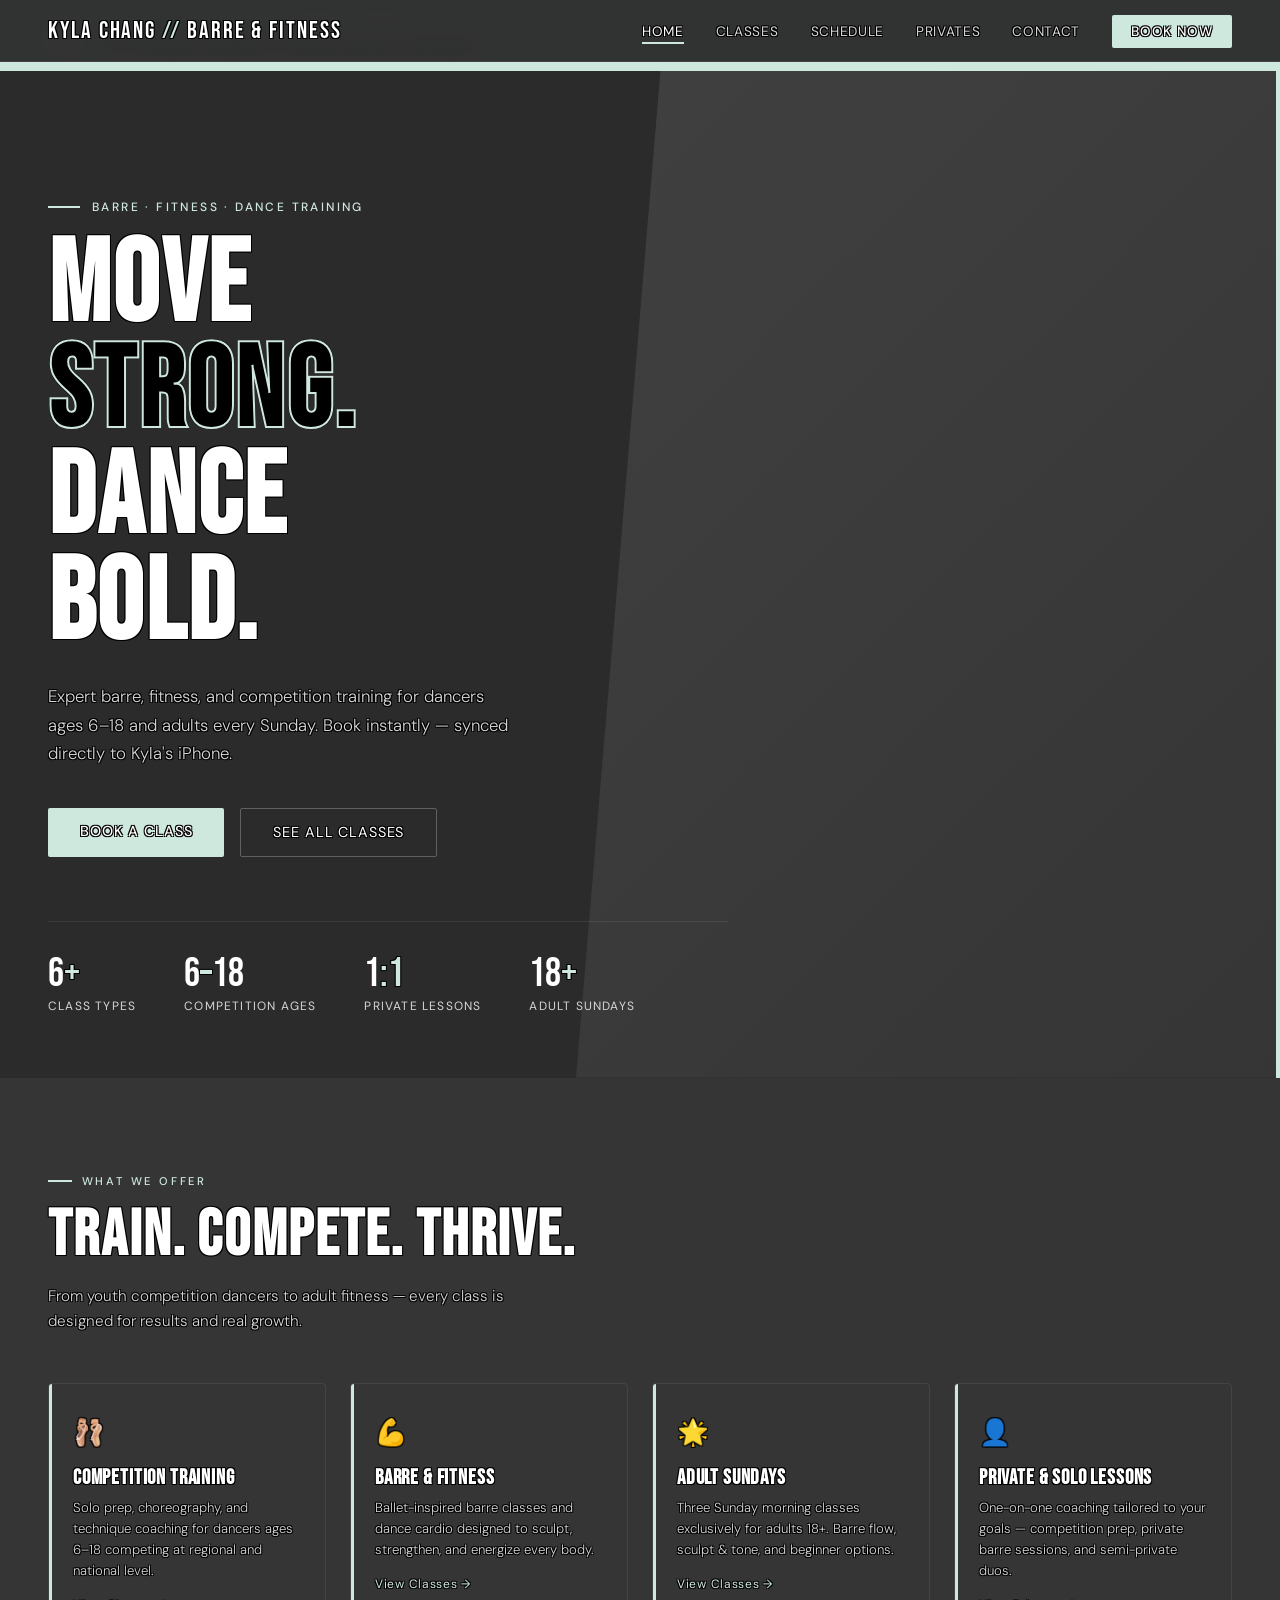
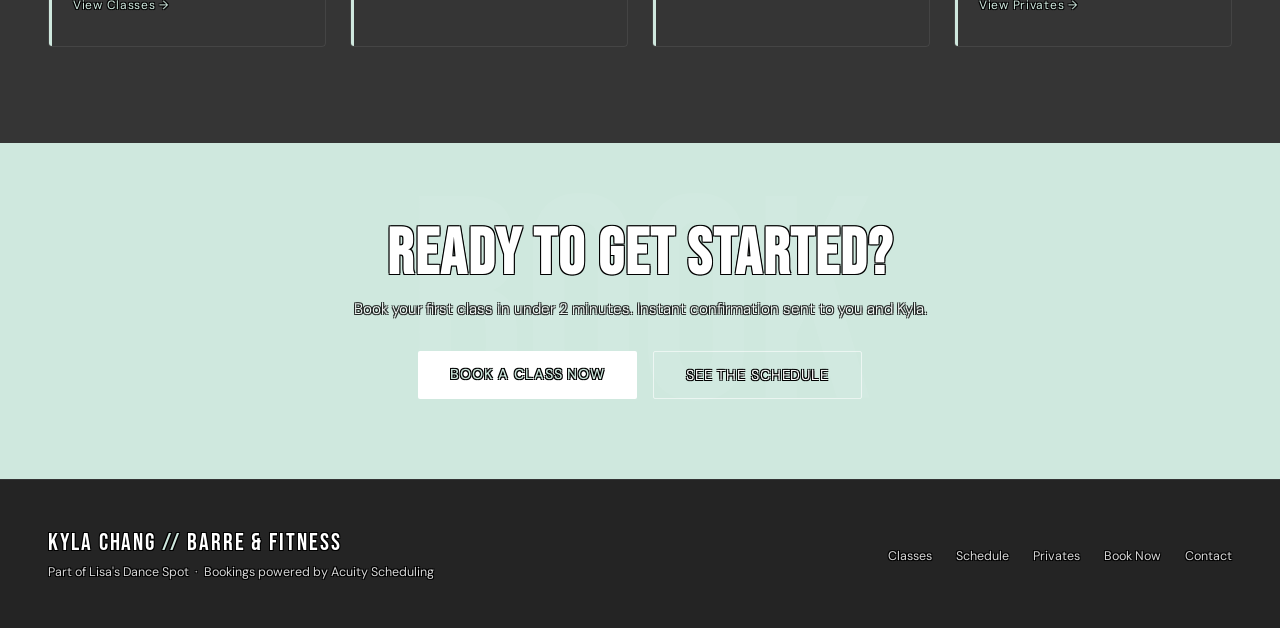
<file: index.html>
<!DOCTYPE html>
<html lang="en">
<head>
<meta charset="UTF-8">
<meta name="viewport" content="width=device-width, initial-scale=1.0">
<title>Kyla Chang – Barre & Fitness</title>
<link href="https://fonts.googleapis.com/css2?family=Bebas+Neue&family=DM+Sans:opsz,wght@9..40,300;9..40,400;9..40,500&display=swap" rel="stylesheet">
<link rel="stylesheet" href="css/style.css">
<style>
  /* ── HOME-ONLY STYLES ── */
  .hero {
    min-height: 100vh;
    display: flex; flex-direction: column; justify-content: center;
    padding: 8rem 3rem 4rem;
    position: relative; overflow: hidden;
  }
  .hero::before {
    content: ''; position: absolute; top: 0; right: 0;
    width: 55%; height: 100%;
    background: linear-gradient(135deg, var(--navy-light) 0%, var(--navy-mid) 100%);
    clip-path: polygon(12% 0, 100% 0, 100% 100%, 0% 100%);
    z-index: 0;
  }
  .hero::after {
    content: ''; position: absolute; top: 0; right: 0;
    width: 4px; height: 100%; background: var(--red); z-index: 1;
  }
  .hero-content { position: relative; z-index: 2; max-width: 680px; }
  .hero-eyebrow {
    font-size: 0.75rem; font-weight: 500; letter-spacing: 0.2em;
    text-transform: uppercase; color: var(--red);
    margin-bottom: 1.2rem; display: flex; align-items: center; gap: 0.75rem;
  }
  .hero-eyebrow::before { content: ''; width: 32px; height: 2px; background: var(--red); }
  .hero-sub {
    font-size: 1.05rem; font-weight: 300; color: var(--muted);
    line-height: 1.7; max-width: 460px; margin-bottom: 2.5rem;
  }
  .hero-actions { display: flex; gap: 1rem; flex-wrap: wrap; }
  .hero-stats {
    display: flex; gap: 3rem; margin-top: 4rem;
    padding-top: 2rem; border-top: 1px solid var(--border);
  }
  .stat-num { font-family: 'Bebas Neue', sans-serif; font-size: 2.5rem; color: var(--white); line-height: 1; }
  .stat-num span { color: var(--red); }
  .stat-label { font-size: 0.75rem; color: var(--muted); letter-spacing: 0.1em; text-transform: uppercase; margin-top: 0.25rem; }

  /* HIGHLIGHTS */
  .highlights { background: var(--navy-mid); }
  .highlights-grid { display: grid; grid-template-columns: repeat(auto-fit, minmax(220px, 1fr)); gap: 1.5rem; }
  .highlight-card {
    border: 1px solid var(--border); border-radius: 4px; padding: 2rem 1.5rem;
    position: relative; overflow: hidden; transition: border-color 0.2s;
  }
  .highlight-card:hover { border-color: var(--red); }
  .highlight-card::before { content: ''; position: absolute; top: 0; left: 0; width: 3px; height: 100%; background: var(--red); }
  .highlight-icon { font-size: 1.6rem; margin-bottom: 1rem; display: block; }
  .highlight-card h3 { font-family: 'Bebas Neue', sans-serif; font-size: 1.3rem; letter-spacing: 0.04em; margin-bottom: 0.4rem; }
  .highlight-card p { font-size: 0.82rem; color: var(--muted); font-weight: 300; line-height: 1.6; }
  .highlight-card a { font-size: 0.75rem; color: var(--red); text-decoration: none; margin-top: 1rem; display: inline-block; letter-spacing: 0.06em; }
  .highlight-card a:hover { text-decoration: underline; }

  /* CTA STRIP */
  .cta-strip {
    background: var(--red); padding: 5rem 3rem;
    text-align: center; position: relative; overflow: hidden;
  }
  .cta-strip::before {
    content: 'BOOK'; font-family: 'Bebas Neue', sans-serif;
    font-size: 18rem; color: rgba(255,255,255,0.05);
    position: absolute; top: 50%; left: 50%;
    transform: translate(-50%,-50%); white-space: nowrap; pointer-events: none;
  }
  .cta-strip h2 { font-family: 'Bebas Neue', sans-serif; font-size: clamp(2.5rem,5vw,4rem); margin-bottom: 0.75rem; position: relative; }
  .cta-strip p { font-size: 0.95rem; opacity: 0.85; margin-bottom: 2rem; font-weight: 300; position: relative; }
  .cta-strip .btn-outline { border-color: rgba(255,255,255,0.6); position: relative; }

  @media (max-width: 768px) {
    .hero { padding: 7rem 1.5rem 3rem; }
    .hero::before { clip-path: none; opacity: 0.3; }
    .hero-stats { gap: 1.5rem; flex-wrap: wrap; }
    .highlights { padding: 4rem 1.5rem; }
    .cta-strip { padding: 4rem 1.5rem; }
  }
</style>
</head>
<body>
<div id="site-nav"></div>
<main>

  <!-- HERO -->
  <section class="hero">
    <div class="hero-content">
      <div class="hero-eyebrow">Barre · Fitness · Dance Training</div>
      <h1>MOVE<br><em>STRONG.</em><br>DANCE<br>BOLD.</h1>
      <p class="hero-sub">Expert barre, fitness, and competition training for dancers ages 6–18 and adults every Sunday. Book instantly — synced directly to Kyla's iPhone.</p>
      <div class="hero-actions">
        <a href="booking.html" class="btn-primary">Book a Class</a>
        <a href="classes.html" class="btn-outline">See All Classes</a>
      </div>
      <div class="hero-stats">
        <div>
          <div class="stat-num">6<span>+</span></div>
          <div class="stat-label">Class Types</div>
        </div>
        <div>
          <div class="stat-num">6<span>–</span>18</div>
          <div class="stat-label">Competition Ages</div>
        </div>
        <div>
          <div class="stat-num">1<span>:1</span></div>
          <div class="stat-label">Private Lessons</div>
        </div>
        <div>
          <div class="stat-num">18<span>+</span></div>
          <div class="stat-label">Adult Sundays</div>
        </div>
      </div>
    </div>
  </section>

  <!-- HIGHLIGHTS -->
  <section class="highlights">
    <div class="section-label">What We Offer</div>
    <h2>Train. Compete. Thrive.</h2>
    <p class="section-sub">From youth competition dancers to adult fitness — every class is designed for results and real growth.</p>

    <div class="highlights-grid">
      <div class="highlight-card">
        <span class="highlight-icon">🩰</span>
        <h3>Competition Training</h3>
        <p>Solo prep, choreography, and technique coaching for dancers ages 6–18 competing at regional and national level.</p>
        <a href="classes.html#comp">View Classes →</a>
      </div>
      <div class="highlight-card">
        <span class="highlight-icon">💪</span>
        <h3>Barre &amp; Fitness</h3>
        <p>Ballet-inspired barre classes and dance cardio designed to sculpt, strengthen, and energize every body.</p>
        <a href="classes.html#barre">View Classes →</a>
      </div>
      <div class="highlight-card">
        <span class="highlight-icon">🌟</span>
        <h3>Adult Sundays</h3>
        <p>Three Sunday morning classes exclusively for adults 18+. Barre flow, sculpt &amp; tone, and beginner options.</p>
        <a href="classes.html#adult">View Classes →</a>
      </div>
      <div class="highlight-card">
        <span class="highlight-icon">👤</span>
        <h3>Private &amp; Solo Lessons</h3>
        <p>One-on-one coaching tailored to your goals — competition prep, private barre sessions, and semi-private duos.</p>
        <a href="privates.html">View Privates →</a>
      </div>
    </div>
  </section>

  <!-- CTA STRIP -->
  <div class="cta-strip">
    <h2>Ready to Get Started?</h2>
    <p>Book your first class in under 2 minutes. Instant confirmation sent to you and Kyla.</p>
    <div style="display:flex;gap:1rem;justify-content:center;flex-wrap:wrap;position:relative;">
      <a href="booking.html" class="btn-primary" style="background:var(--white);color:var(--red);">Book a Class Now</a>
      <a href="schedule.html" class="btn-outline">See the Schedule</a>
    </div>
  </div>

</main>
<div id="site-footer"></div>
<script src="css/nav.js"></script>
</body>
</html>
</file>
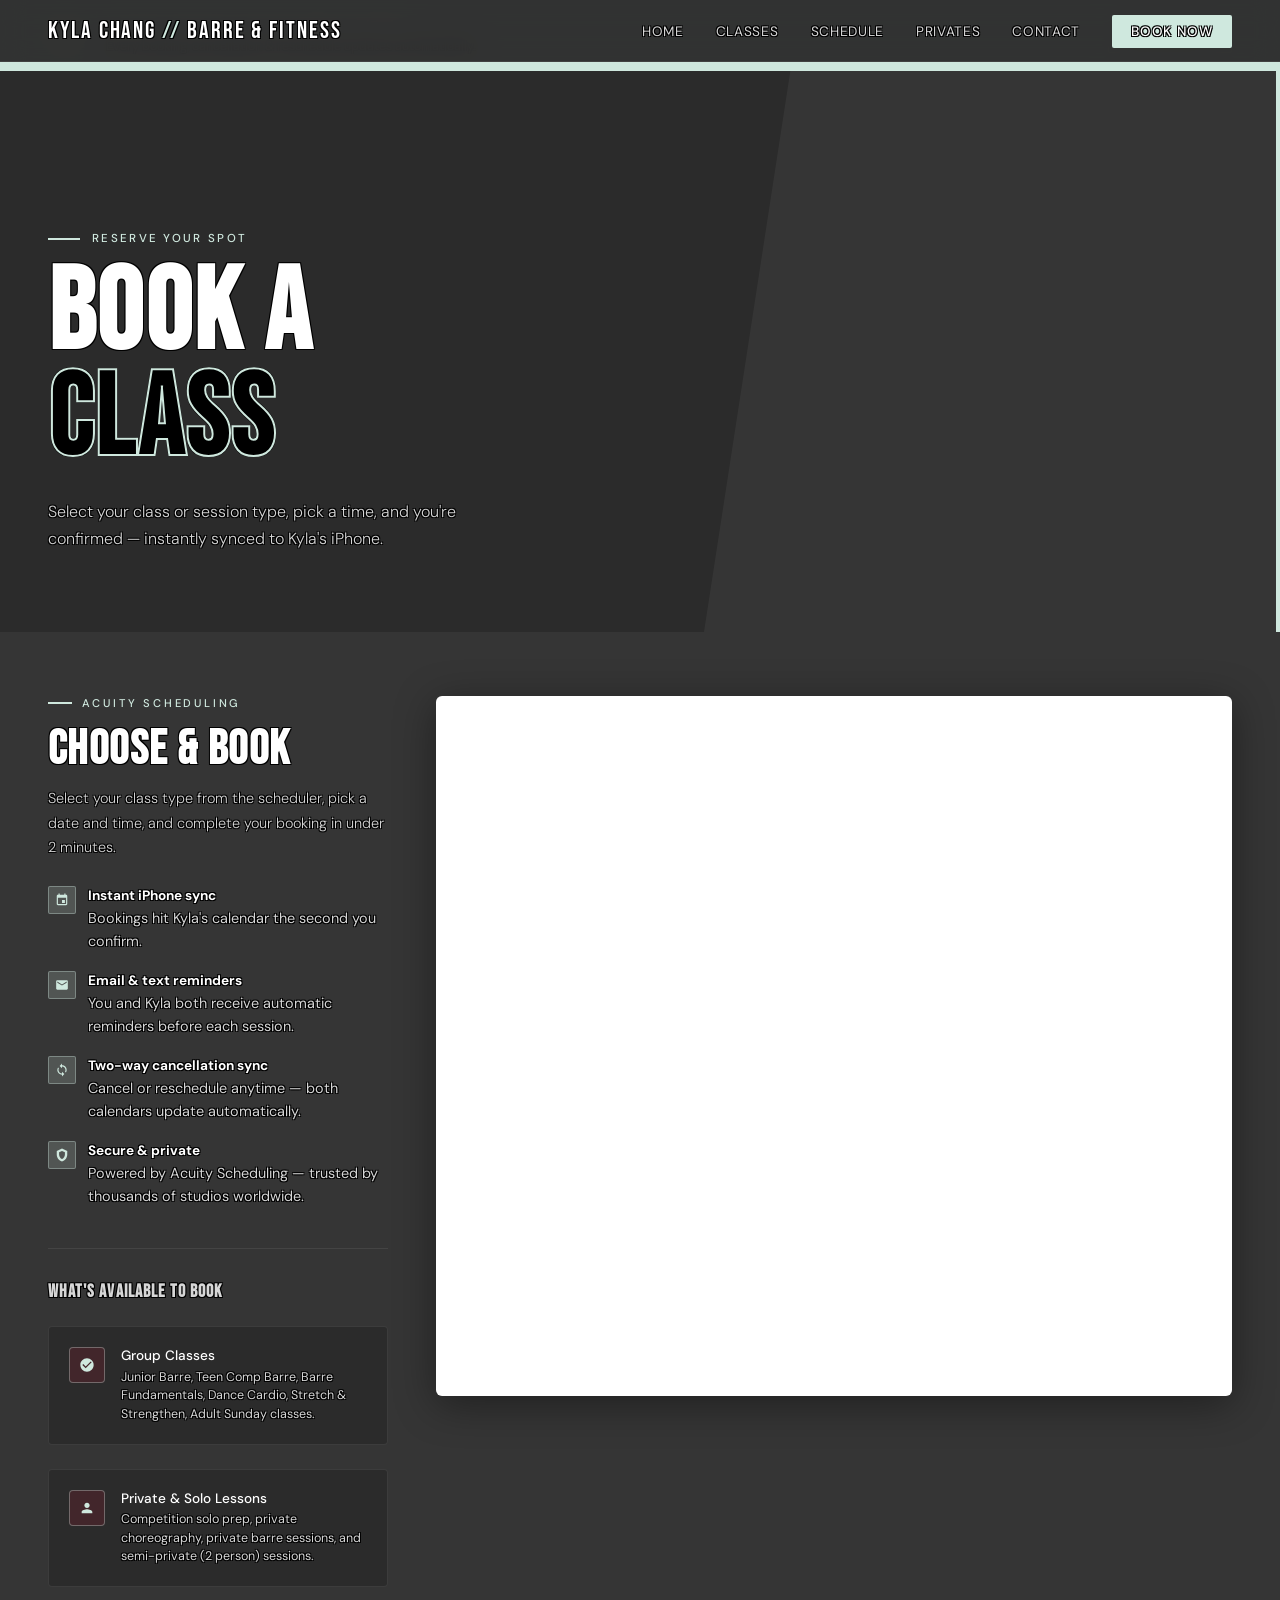
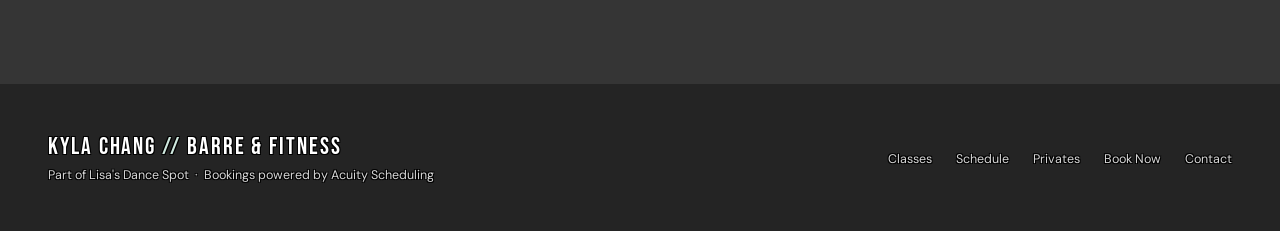
<file: booking.html>
<!DOCTYPE html>
<html lang="en">
<head>
<meta charset="UTF-8">
<meta name="viewport" content="width=device-width, initial-scale=1.0">
<title>Book a Class – Kyla Chang Barre & Fitness</title>
<link href="https://fonts.googleapis.com/css2?family=Bebas+Neue&family=DM+Sans:opsz,wght@9..40,300;9..40,400;9..40,500&display=swap" rel="stylesheet">
<link rel="stylesheet" href="css/style.css">
<style>
  .page-hero { background: var(--navy); }
  #book-section { background: var(--navy-mid); padding: 4rem 3rem 6rem; }

  .booking-layout {
    display: grid;
    grid-template-columns: 340px 1fr;
    gap: 3rem;
    align-items: start;
  }

  .booking-sidebar { position: sticky; top: 100px; }
  .booking-sidebar h2 { font-size: clamp(2rem, 4vw, 3rem); margin-bottom: 0.75rem; }

  .acuity-wrap {
    background: var(--white);
    border-radius: 6px;
    overflow: hidden;
    box-shadow: 0 8px 40px rgba(0,0,0,0.4);
  }
  .acuity-wrap iframe {
    width: 100%;
    height: 700px;
    border: none;
    display: block;
  }

  .how-it-works {
    margin-top: 2.5rem;
    padding-top: 2rem;
    border-top: 1px solid var(--border);
  }
  .how-it-works h3 {
    font-family: 'Bebas Neue', sans-serif;
    font-size: 1.1rem; letter-spacing: 0.06em;
    color: var(--muted); margin-bottom: 1.25rem;
  }

  .sync-card {
    background: var(--navy);
    border: 1px solid var(--border);
    border-radius: 4px;
    padding: 1.25rem;
    margin-top: 1.5rem;
    display: flex; gap: 1rem; align-items: flex-start;
  }
  .sync-card-icon {
    width: 36px; height: 36px; flex-shrink: 0;
    background: rgba(200,16,46,0.15);
    border: 1px solid var(--border-red);
    border-radius: 4px;
    display: flex; align-items: center; justify-content: center;
  }
  .sync-card-icon svg { width: 16px; height: 16px; fill: var(--red); }
  .sync-card strong { font-size: 0.85rem; font-weight: 500; display: block; margin-bottom: 0.2rem; }
  .sync-card p { font-size: 0.78rem; color: var(--muted); line-height: 1.5; }

  @media (max-width: 900px) {
    .booking-layout { grid-template-columns: 1fr; }
    .booking-sidebar { position: static; }
    #book-section { padding: 3rem 1.5rem 5rem; }
    .acuity-wrap iframe { height: 600px; }
  }
</style>
</head>
<body>
<div id="site-nav"></div>
<main>

  <!-- PAGE HERO -->
  <div class="page-hero">
    <div class="page-hero-bg"></div>
    <div class="page-hero-content">
      <div class="page-hero-eyebrow">Reserve Your Spot</div>
      <h1>BOOK A<br><em>CLASS</em></h1>
      <p>Select your class or session type, pick a time, and you're confirmed — instantly synced to Kyla's iPhone.</p>
    </div>
  </div>

  <!-- BOOKING SECTION -->
  <section id="book-section">
    <div class="booking-layout">

      <!-- SIDEBAR -->
      <div class="booking-sidebar">
        <div class="section-label">Acuity Scheduling</div>
        <h2>Choose &amp; Book</h2>
        <p style="font-size:0.9rem;color:var(--muted);font-weight:300;line-height:1.7;">
          Select your class type from the scheduler, pick a date and time, and complete your booking in under 2 minutes.
        </p>

        <ul class="info-list" style="margin-top:1.5rem;">
          <li>
            <div class="info-icon">
              <svg viewBox="0 0 24 24"><path d="M17 12h-5v5h5v-5zM16 1v2H8V1H6v2H5c-1.11 0-1.99.9-1.99 2L3 19c0 1.1.89 2 2 2h14c1.1 0 2-.9 2-2V5c0-1.1-.9-2-2-2h-1V1h-2zm3 18H5V8h14v11z"/></svg>
            </div>
            <div><strong style="color:var(--white);font-size:0.85rem;">Instant iPhone sync</strong><br>Bookings hit Kyla's calendar the second you confirm.</div>
          </li>
          <li>
            <div class="info-icon">
              <svg viewBox="0 0 24 24"><path d="M20 4H4c-1.1 0-2 .9-2 2v12c0 1.1.9 2 2 2h16c1.1 0 2-.9 2-2V6c0-1.1-.9-2-2-2zm0 4l-8 5-8-5V6l8 5 8-5v2z"/></svg>
            </div>
            <div><strong style="color:var(--white);font-size:0.85rem;">Email &amp; text reminders</strong><br>You and Kyla both receive automatic reminders before each session.</div>
          </li>
          <li>
            <div class="info-icon">
              <svg viewBox="0 0 24 24"><path d="M12 4V1L8 5l4 4V6c3.31 0 6 2.69 6 6 0 1.01-.25 1.97-.7 2.8l1.46 1.46C19.54 15.03 20 13.57 20 12c0-4.42-3.58-8-8-8zm0 14c-3.31 0-6-2.69-6-6 0-1.01.25-1.97.7-2.8L5.24 7.74C4.46 8.97 4 10.43 4 12c0 4.42 3.58 8 8 8v3l4-4-4-4v3z"/></svg>
            </div>
            <div><strong style="color:var(--white);font-size:0.85rem;">Two-way cancellation sync</strong><br>Cancel or reschedule anytime — both calendars update automatically.</div>
          </li>
          <li>
            <div class="info-icon">
              <svg viewBox="0 0 24 24"><path d="M12 1L3 5v6c0 5.55 3.84 10.74 9 12 5.16-1.26 9-6.45 9-12V5l-9-4zm0 4l5 2.18V11c0 3.5-2.33 6.79-5 7.93-2.67-1.14-5-4.43-5-7.93V7.18L12 5z"/></svg>
            </div>
            <div><strong style="color:var(--white);font-size:0.85rem;">Secure &amp; private</strong><br>Powered by Acuity Scheduling — trusted by thousands of studios worldwide.</div>
          </li>
        </ul>

        <div class="how-it-works">
          <h3>What's Available to Book</h3>
          <div class="sync-card">
            <div class="sync-card-icon"><svg viewBox="0 0 24 24"><path d="M12 2C6.48 2 2 6.48 2 12s4.48 10 10 10 10-4.48 10-10S17.52 2 12 2zm-2 15l-5-5 1.41-1.41L10 14.17l7.59-7.59L19 8l-9 9z"/></svg></div>
            <div>
              <strong>Group Classes</strong>
              <p>Junior Barre, Teen Comp Barre, Barre Fundamentals, Dance Cardio, Stretch &amp; Strengthen, Adult Sunday classes.</p>
            </div>
          </div>
          <div class="sync-card">
            <div class="sync-card-icon"><svg viewBox="0 0 24 24"><path d="M12 12c2.21 0 4-1.79 4-4s-1.79-4-4-4-4 1.79-4 4 1.79 4 4 4zm0 2c-2.67 0-8 1.34-8 4v2h16v-2c0-2.66-5.33-4-8-4z"/></svg></div>
            <div>
              <strong>Private &amp; Solo Lessons</strong>
              <p>Competition solo prep, private choreography, private barre sessions, and semi-private (2 person) sessions.</p>
            </div>
          </div>
        </div>
      </div>

      <!-- ACUITY EMBED -->
      <div class="acuity-wrap">
        <iframe
          src="https://lisasdancespotbarreexercisebykylachang.as.me/schedule/4b8b12bd"
          title="Book a class or session with Kyla Chang – Barre & Fitness"
          frameborder="0"
          scrolling="yes"
          allowtransparency="true">
        </iframe>
      </div>

    </div>
  </section>

</main>
<div id="site-footer"></div>
<script src="css/nav.js"></script>
</body>
</html>
</file>
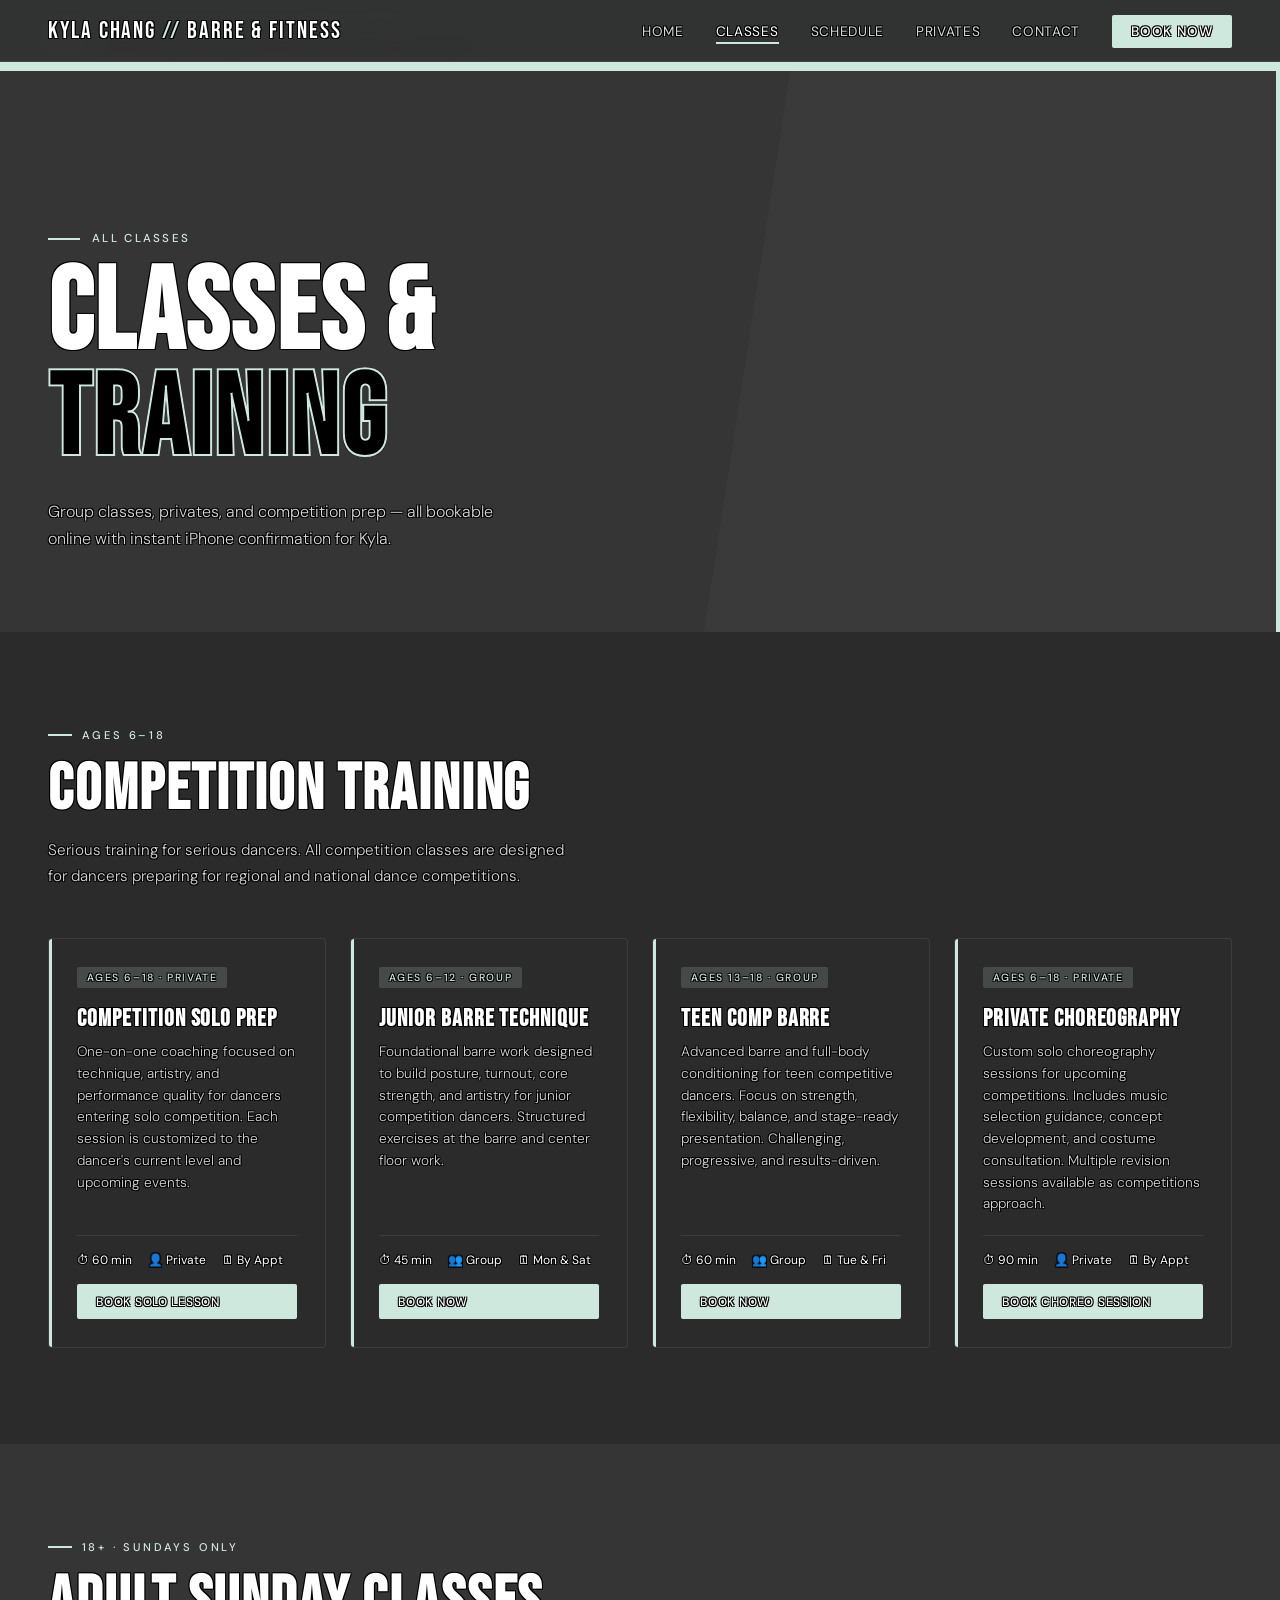
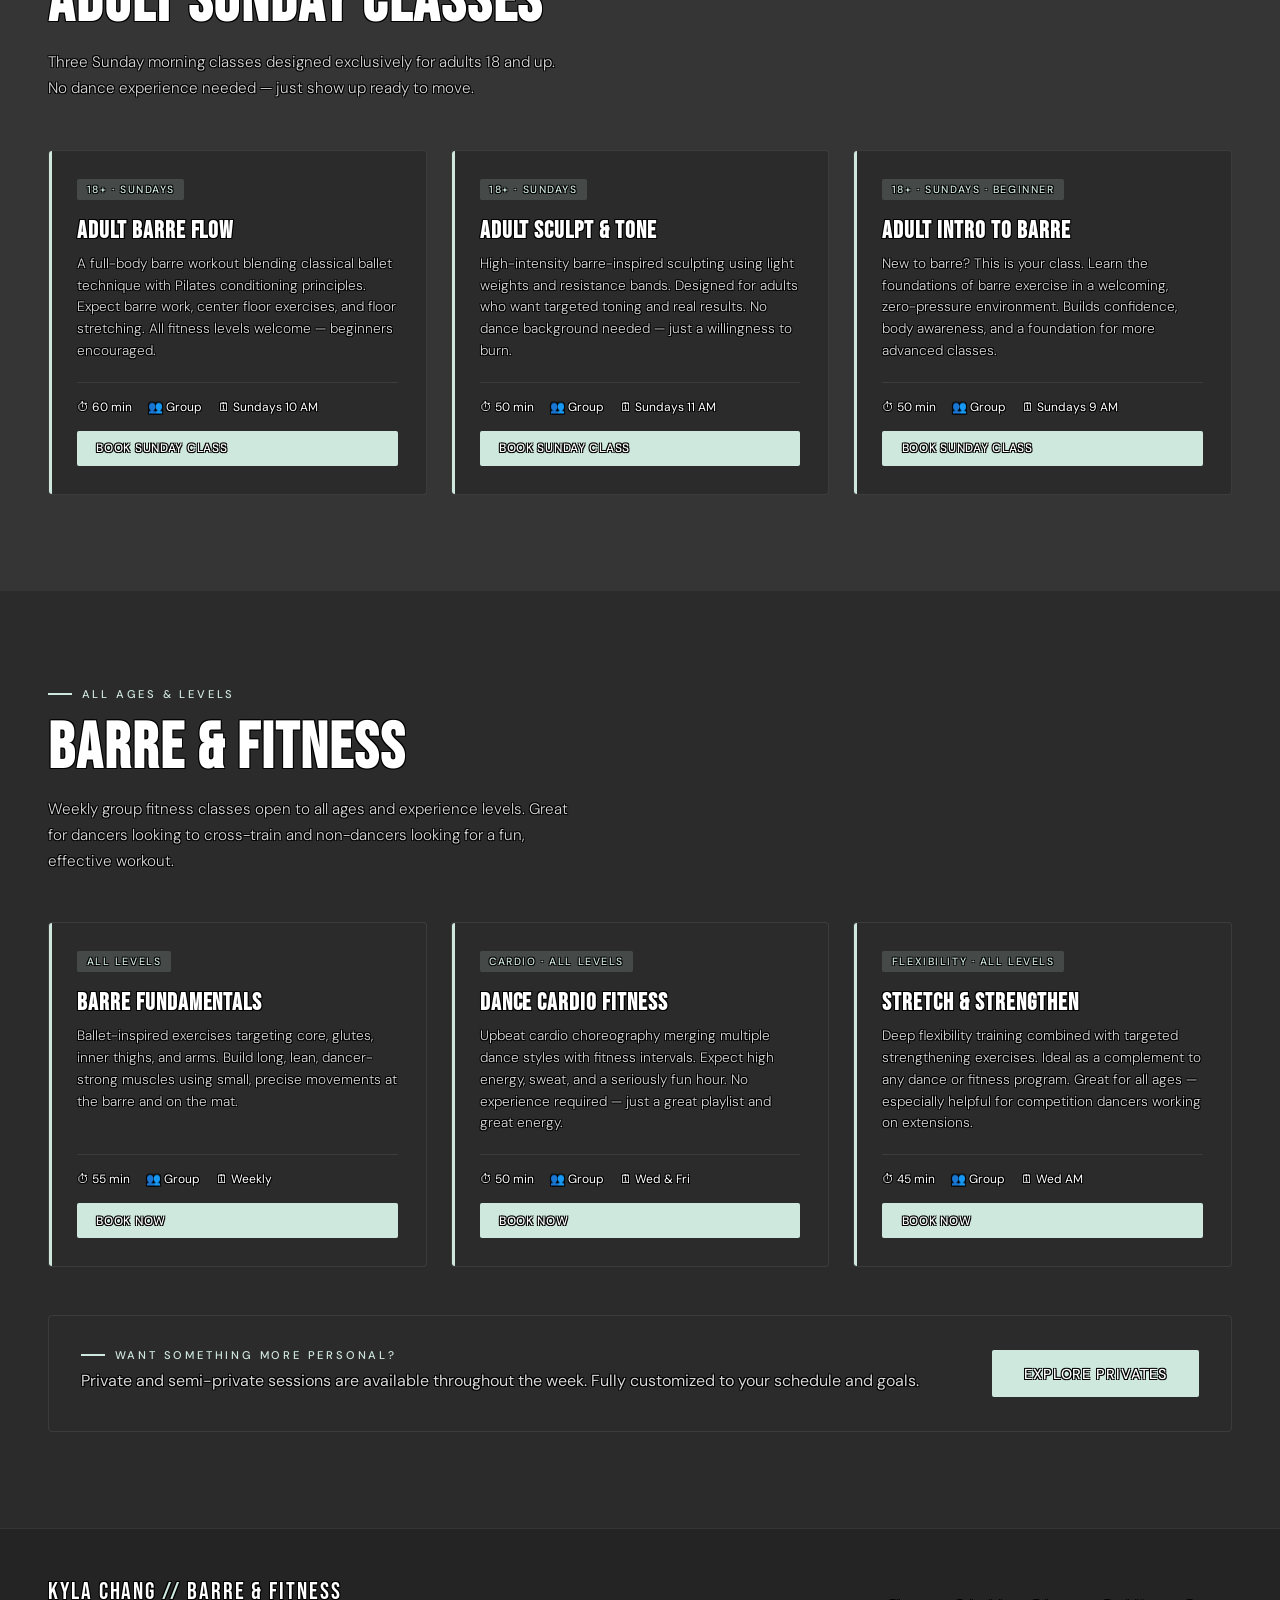
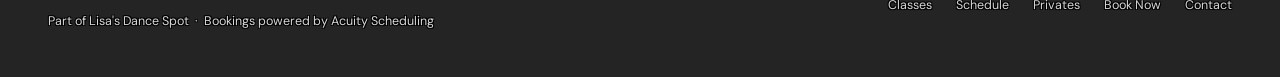
<file: classes.html>
<!DOCTYPE html>
<html lang="en">
<head>
<meta charset="UTF-8">
<meta name="viewport" content="width=device-width, initial-scale=1.0">
<title>Classes – Kyla Chang Barre & Fitness</title>
<link href="https://fonts.googleapis.com/css2?family=Bebas+Neue&family=DM+Sans:opsz,wght@9..40,300;9..40,400;9..40,500&display=swap" rel="stylesheet">
<link rel="stylesheet" href="css/style.css">
<style>
  .page-hero { background: var(--navy-mid); }
  #comp, #barre { background: var(--navy); }
  #adult { background: var(--navy-mid); }
</style>
</head>
<body>
<div id="site-nav"></div>
<main>

  <!-- PAGE HERO -->
  <div class="page-hero">
    <div class="page-hero-bg"></div>
    <div class="page-hero-content">
      <div class="page-hero-eyebrow">All Classes</div>
      <h1>CLASSES &amp;<br><em>TRAINING</em></h1>
      <p>Group classes, privates, and competition prep — all bookable online with instant iPhone confirmation for Kyla.</p>
    </div>
  </div>

  <!-- COMPETITION CLASSES -->
  <section id="comp">
    <div class="section-label">Ages 6–18</div>
    <h2>Competition Training</h2>
    <p class="section-sub">Serious training for serious dancers. All competition classes are designed for dancers preparing for regional and national dance competitions.</p>

    <div class="cards-grid">
      <div class="class-card">
        <span class="class-tag">Ages 6–18 · Private</span>
        <h3>Competition Solo Prep</h3>
        <p>One-on-one coaching focused on technique, artistry, and performance quality for dancers entering solo competition. Each session is customized to the dancer's current level and upcoming events.</p>
        <div class="class-meta">
          <span>⏱ 60 min</span><span>👤 Private</span><span>🗓 By Appt</span>
        </div>
        <a href="booking.html" class="btn-primary sm" style="margin-top:1rem;">Book Solo Lesson</a>
      </div>

      <div class="class-card">
        <span class="class-tag">Ages 6–12 · Group</span>
        <h3>Junior Barre Technique</h3>
        <p>Foundational barre work designed to build posture, turnout, core strength, and artistry for junior competition dancers. Structured exercises at the barre and center floor work.</p>
        <div class="class-meta">
          <span>⏱ 45 min</span><span>👥 Group</span><span>🗓 Mon & Sat</span>
        </div>
        <a href="booking.html" class="btn-primary sm" style="margin-top:1rem;">Book Now</a>
      </div>

      <div class="class-card">
        <span class="class-tag">Ages 13–18 · Group</span>
        <h3>Teen Comp Barre</h3>
        <p>Advanced barre and full-body conditioning for teen competitive dancers. Focus on strength, flexibility, balance, and stage-ready presentation. Challenging, progressive, and results-driven.</p>
        <div class="class-meta">
          <span>⏱ 60 min</span><span>👥 Group</span><span>🗓 Tue & Fri</span>
        </div>
        <a href="booking.html" class="btn-primary sm" style="margin-top:1rem;">Book Now</a>
      </div>

      <div class="class-card">
        <span class="class-tag">Ages 6–18 · Private</span>
        <h3>Private Choreography</h3>
        <p>Custom solo choreography sessions for upcoming competitions. Includes music selection guidance, concept development, and costume consultation. Multiple revision sessions available as competitions approach.</p>
        <div class="class-meta">
          <span>⏱ 90 min</span><span>👤 Private</span><span>🗓 By Appt</span>
        </div>
        <a href="booking.html" class="btn-primary sm" style="margin-top:1rem;">Book Choreo Session</a>
      </div>
    </div>
  </section>

  <!-- ADULT SUNDAY CLASSES -->
  <section id="adult">
    <div class="section-label">18+ · Sundays Only</div>
    <h2>Adult Sunday Classes</h2>
    <p class="section-sub">Three Sunday morning classes designed exclusively for adults 18 and up. No dance experience needed — just show up ready to move.</p>

    <div class="cards-grid">
      <div class="class-card">
        <span class="class-tag">18+ · Sundays</span>
        <h3>Adult Barre Flow</h3>
        <p>A full-body barre workout blending classical ballet technique with Pilates conditioning principles. Expect barre work, center floor exercises, and floor stretching. All fitness levels welcome — beginners encouraged.</p>
        <div class="class-meta">
          <span>⏱ 60 min</span><span>👥 Group</span><span>🗓 Sundays 10 AM</span>
        </div>
        <a href="booking.html" class="btn-primary sm" style="margin-top:1rem;">Book Sunday Class</a>
      </div>

      <div class="class-card">
        <span class="class-tag">18+ · Sundays</span>
        <h3>Adult Sculpt &amp; Tone</h3>
        <p>High-intensity barre-inspired sculpting using light weights and resistance bands. Designed for adults who want targeted toning and real results. No dance background needed — just a willingness to burn.</p>
        <div class="class-meta">
          <span>⏱ 50 min</span><span>👥 Group</span><span>🗓 Sundays 11 AM</span>
        </div>
        <a href="booking.html" class="btn-primary sm" style="margin-top:1rem;">Book Sunday Class</a>
      </div>

      <div class="class-card">
        <span class="class-tag">18+ · Sundays · Beginner</span>
        <h3>Adult Intro to Barre</h3>
        <p>New to barre? This is your class. Learn the foundations of barre exercise in a welcoming, zero-pressure environment. Builds confidence, body awareness, and a foundation for more advanced classes.</p>
        <div class="class-meta">
          <span>⏱ 50 min</span><span>👥 Group</span><span>🗓 Sundays 9 AM</span>
        </div>
        <a href="booking.html" class="btn-primary sm" style="margin-top:1rem;">Book Sunday Class</a>
      </div>
    </div>
  </section>

  <!-- BARRE & FITNESS -->
  <section id="barre">
    <div class="section-label">All Ages &amp; Levels</div>
    <h2>Barre &amp; Fitness</h2>
    <p class="section-sub">Weekly group fitness classes open to all ages and experience levels. Great for dancers looking to cross-train and non-dancers looking for a fun, effective workout.</p>

    <div class="cards-grid">
      <div class="class-card">
        <span class="class-tag">All Levels</span>
        <h3>Barre Fundamentals</h3>
        <p>Ballet-inspired exercises targeting core, glutes, inner thighs, and arms. Build long, lean, dancer-strong muscles using small, precise movements at the barre and on the mat.</p>
        <div class="class-meta">
          <span>⏱ 55 min</span><span>👥 Group</span><span>🗓 Weekly</span>
        </div>
        <a href="booking.html" class="btn-primary sm" style="margin-top:1rem;">Book Now</a>
      </div>

      <div class="class-card">
        <span class="class-tag">Cardio · All Levels</span>
        <h3>Dance Cardio Fitness</h3>
        <p>Upbeat cardio choreography merging multiple dance styles with fitness intervals. Expect high energy, sweat, and a seriously fun hour. No experience required — just a great playlist and great energy.</p>
        <div class="class-meta">
          <span>⏱ 50 min</span><span>👥 Group</span><span>🗓 Wed & Fri</span>
        </div>
        <a href="booking.html" class="btn-primary sm" style="margin-top:1rem;">Book Now</a>
      </div>

      <div class="class-card">
        <span class="class-tag">Flexibility · All Levels</span>
        <h3>Stretch &amp; Strengthen</h3>
        <p>Deep flexibility training combined with targeted strengthening exercises. Ideal as a complement to any dance or fitness program. Great for all ages — especially helpful for competition dancers working on extensions.</p>
        <div class="class-meta">
          <span>⏱ 45 min</span><span>👥 Group</span><span>🗓 Wed AM</span>
        </div>
        <a href="booking.html" class="btn-primary sm" style="margin-top:1rem;">Book Now</a>
      </div>
    </div>

    <div style="margin-top:3rem; padding:2rem; border:1px solid var(--border); border-radius:4px; display:flex; align-items:center; justify-content:space-between; flex-wrap:wrap; gap:1.5rem;">
      <div>
        <div class="section-label" style="margin-bottom:0.5rem;">Want something more personal?</div>
        <h3 style="font-family:'DM Sans',sans-serif; font-size:1rem; font-weight:400; color:var(--muted); letter-spacing:0;">Private and semi-private sessions are available throughout the week. Fully customized to your schedule and goals.</h3>
      </div>
      <a href="privates.html" class="btn-primary">Explore Privates</a>
    </div>
  </section>

</main>
<div id="site-footer"></div>
<script src="css/nav.js"></script>
<script>
  // Smooth scroll to anchor if coming from another page
  if (location.hash) {
    setTimeout(() => {
      const el = document.querySelector(location.hash);
      if (el) el.scrollIntoView({ behavior: 'smooth' });
    }, 300);
  }
</script>
</body>
</html>
</file>
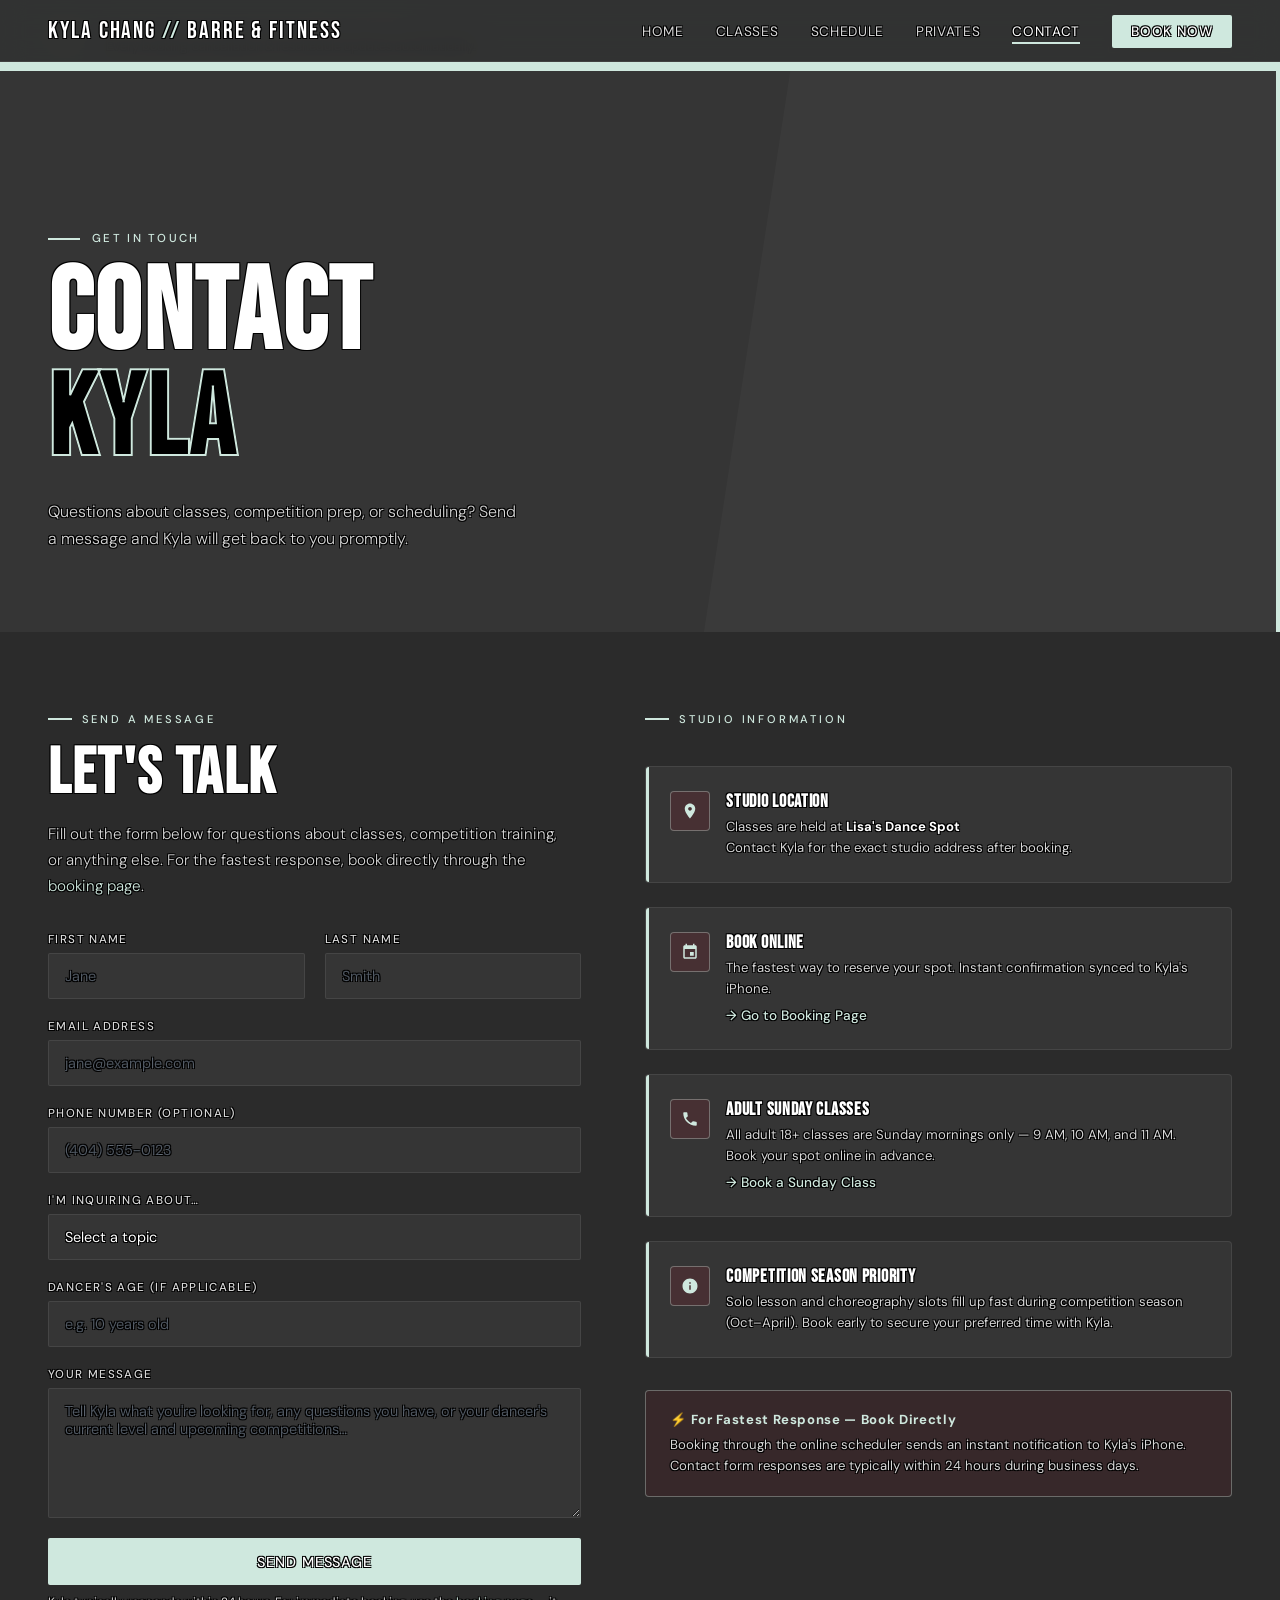
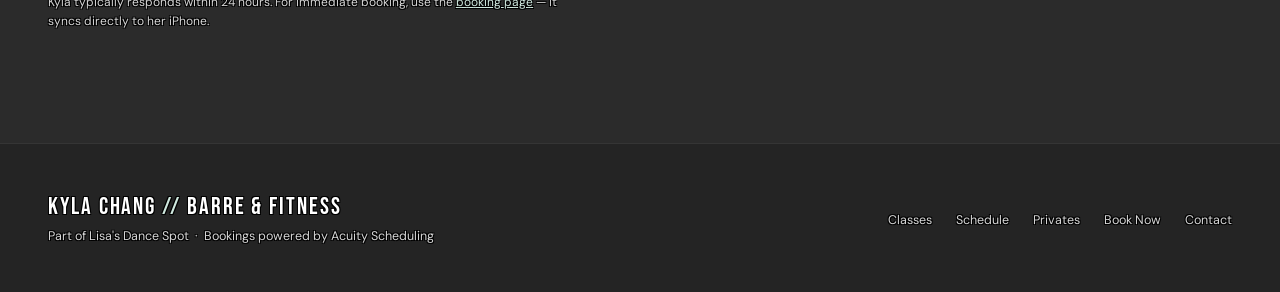
<file: contact.html>
<!DOCTYPE html>
<html lang="en">
<head>
<meta charset="UTF-8">
<meta name="viewport" content="width=device-width, initial-scale=1.0">
<title>Contact – Kyla Chang Barre & Fitness</title>
<link href="https://fonts.googleapis.com/css2?family=Bebas+Neue&family=DM+Sans:opsz,wght@9..40,300;9..40,400;9..40,500&display=swap" rel="stylesheet">
<link rel="stylesheet" href="css/style.css">
<style>
  .page-hero { background: var(--navy-mid); }
  #contact-section { background: var(--navy); padding: 5rem 3rem 7rem; }

  .contact-layout {
    display: grid;
    grid-template-columns: 1fr 1.1fr;
    gap: 4rem;
    align-items: start;
  }

  /* FORM */
  .contact-form { display: flex; flex-direction: column; gap: 1.25rem; }
  .form-row { display: grid; grid-template-columns: 1fr 1fr; gap: 1.25rem; }
  .form-group { display: flex; flex-direction: column; gap: 0.4rem; }
  .form-group label {
    font-size: 0.72rem; font-weight: 500;
    letter-spacing: 0.12em; text-transform: uppercase; color: var(--muted);
  }
  .form-group input,
  .form-group select,
  .form-group textarea {
    background: var(--navy-mid); border: 1px solid var(--border);
    border-radius: 2px; color: var(--white);
    font-family: 'DM Sans', sans-serif; font-size: 0.9rem;
    padding: 0.8rem 1rem; transition: border-color 0.2s; outline: none;
    -webkit-appearance: none;
  }
  .form-group input::placeholder,
  .form-group textarea::placeholder { color: rgba(148,163,184,0.5); }
  .form-group input:focus,
  .form-group select:focus,
  .form-group textarea:focus { border-color: var(--red); }
  .form-group select option { background: var(--navy-mid); color: var(--white); }
  .form-group textarea { resize: vertical; min-height: 130px; }

  .form-note { font-size: 0.75rem; color: var(--muted); margin-top: 0.5rem; line-height: 1.6; }

  .form-success {
    display: none;
    background: rgba(200,16,46,0.1); border: 1px solid var(--border-red);
    border-radius: 4px; padding: 1.5rem; text-align: center;
    margin-top: 1rem;
  }
  .form-success h3 { font-family: 'Bebas Neue', sans-serif; font-size: 1.5rem; margin-bottom: 0.4rem; }
  .form-success p { font-size: 0.85rem; color: var(--muted); }

  /* CONTACT INFO CARDS */
  .contact-info { display: flex; flex-direction: column; gap: 1.5rem; }

  .contact-card {
    background: var(--navy-mid); border: 1px solid var(--border);
    border-radius: 4px; padding: 1.5rem;
    display: flex; gap: 1rem; align-items: flex-start;
    position: relative; overflow: hidden;
  }
  .contact-card::before { content: ''; position: absolute; top: 0; left: 0; width: 3px; height: 100%; background: var(--red); }
  .contact-card-icon {
    width: 40px; height: 40px; flex-shrink: 0;
    background: rgba(200,16,46,0.12); border: 1px solid var(--border-red);
    border-radius: 4px; display: flex; align-items: center; justify-content: center;
  }
  .contact-card-icon svg { width: 18px; height: 18px; fill: var(--red); }
  .contact-card h3 { font-family: 'Bebas Neue', sans-serif; font-size: 1.1rem; letter-spacing: 0.04em; margin-bottom: 0.25rem; }
  .contact-card p { font-size: 0.82rem; color: var(--muted); line-height: 1.6; }
  .contact-card a { color: var(--white); font-size: 0.9rem; font-weight: 500; text-decoration: none; }
  .contact-card a:hover { color: var(--red); }

  /* IMPORTANT NOTE BOX */
  .note-box {
    background: rgba(200,16,46,0.08); border: 1px solid var(--border-red);
    border-radius: 4px; padding: 1.25rem 1.5rem; margin-top: 0.5rem;
  }
  .note-box strong { font-size: 0.82rem; color: var(--red); display: block; margin-bottom: 0.35rem; letter-spacing: 0.05em; }
  .note-box p { font-size: 0.82rem; color: var(--muted); line-height: 1.6; }

  @media (max-width: 900px) {
    .contact-layout { grid-template-columns: 1fr; }
    .form-row { grid-template-columns: 1fr; }
    #contact-section { padding: 3rem 1.5rem 5rem; }
  }
</style>
</head>
<body>
<div id="site-nav"></div>
<main>

  <!-- PAGE HERO -->
  <div class="page-hero">
    <div class="page-hero-bg"></div>
    <div class="page-hero-content">
      <div class="page-hero-eyebrow">Get in Touch</div>
      <h1>CONTACT<br><em>KYLA</em></h1>
      <p>Questions about classes, competition prep, or scheduling? Send a message and Kyla will get back to you promptly.</p>
    </div>
  </div>

  <!-- CONTACT SECTION -->
  <section id="contact-section">
    <div class="contact-layout">

      <!-- FORM -->
      <div>
        <div class="section-label">Send a Message</div>
        <h2>Let's Talk</h2>
        <p class="section-sub" style="margin-bottom:2rem;">Fill out the form below for questions about classes, competition training, or anything else. For the fastest response, book directly through the <a href="booking.html" style="color:var(--red);text-decoration:none;">booking page</a>.</p>

        <form class="contact-form" onsubmit="handleSubmit(event)">
          <div class="form-row">
            <div class="form-group">
              <label>First Name</label>
              <input type="text" name="first_name" placeholder="Jane" required>
            </div>
            <div class="form-group">
              <label>Last Name</label>
              <input type="text" name="last_name" placeholder="Smith" required>
            </div>
          </div>

          <div class="form-group">
            <label>Email Address</label>
            <input type="email" name="email" placeholder="jane@example.com" required>
          </div>

          <div class="form-group">
            <label>Phone Number (optional)</label>
            <input type="tel" name="phone" placeholder="(404) 555-0123">
          </div>

          <div class="form-group">
            <label>I'm inquiring about…</label>
            <select name="inquiry_type" required>
              <option value="" disabled selected>Select a topic</option>
              <option>Competition Solo Lessons (Ages 6–18)</option>
              <option>Private Choreography</option>
              <option>Group Classes – Youth / Competition</option>
              <option>Adult Sunday Classes (18+)</option>
              <option>Private Barre Session</option>
              <option>Semi-Private Session</option>
              <option>General Question</option>
            </select>
          </div>

          <div class="form-group">
            <label>Dancer's Age (if applicable)</label>
            <input type="text" name="dancer_age" placeholder="e.g. 10 years old">
          </div>

          <div class="form-group">
            <label>Your Message</label>
            <textarea name="message" placeholder="Tell Kyla what you're looking for, any questions you have, or your dancer's current level and upcoming competitions…" required></textarea>
          </div>

          <div>
            <button type="submit" class="btn-primary" style="width:100%;justify-content:center;">Send Message</button>
            <p class="form-note">Kyla typically responds within 24 hours. For immediate booking, use the <a href="booking.html" style="color:var(--red);">booking page</a> — it syncs directly to her iPhone.</p>
          </div>
        </form>

        <div class="form-success" id="formSuccess">
          <h3>Message Sent!</h3>
          <p>Thanks for reaching out. Kyla will get back to you within 24 hours.<br>In the meantime, you can <a href="booking.html" style="color:var(--red);">book your class here</a>.</p>
        </div>
      </div>

      <!-- CONTACT INFO -->
      <div class="contact-info">

        <div>
          <div class="section-label" style="margin-bottom:1rem;">Studio Information</div>
        </div>

        <div class="contact-card">
          <div class="contact-card-icon">
            <svg viewBox="0 0 24 24"><path d="M12 2C8.13 2 5 5.13 5 9c0 5.25 7 13 7 13s7-7.75 7-13c0-3.87-3.13-7-7-7zm0 9.5c-1.38 0-2.5-1.12-2.5-2.5s1.12-2.5 2.5-2.5 2.5 1.12 2.5 2.5-1.12 2.5-2.5 2.5z"/></svg>
          </div>
          <div>
            <h3>Studio Location</h3>
            <p>Classes are held at <strong style="color:var(--white);">Lisa's Dance Spot</strong><br>
            Contact Kyla for the exact studio address after booking.</p>
          </div>
        </div>

        <div class="contact-card">
          <div class="contact-card-icon">
            <svg viewBox="0 0 24 24"><path d="M17 12h-5v5h5v-5zM16 1v2H8V1H6v2H5c-1.11 0-1.99.9-1.99 2L3 19c0 1.1.89 2 2 2h14c1.1 0 2-.9 2-2V5c0-1.1-.9-2-2-2h-1V1h-2zm3 18H5V8h14v11z"/></svg>
          </div>
          <div>
            <h3>Book Online</h3>
            <p>The fastest way to reserve your spot. Instant confirmation synced to Kyla's iPhone.</p>
            <a href="booking.html" style="margin-top:0.5rem;display:inline-block;color:var(--red);font-size:0.85rem;">→ Go to Booking Page</a>
          </div>
        </div>

        <div class="contact-card">
          <div class="contact-card-icon">
            <svg viewBox="0 0 24 24"><path d="M6.62 10.79c1.44 2.83 3.76 5.14 6.59 6.59l2.2-2.2c.27-.27.67-.36 1.02-.24 1.12.37 2.33.57 3.57.57.55 0 1 .45 1 1V20c0 .55-.45 1-1 1-9.39 0-17-7.61-17-17 0-.55.45-1 1-1h3.5c.55 0 1 .45 1 1 0 1.25.2 2.45.57 3.57.11.35.03.74-.25 1.02l-2.2 2.2z"/></svg>
          </div>
          <div>
            <h3>Adult Sunday Classes</h3>
            <p>All adult 18+ classes are Sunday mornings only — 9 AM, 10 AM, and 11 AM. Book your spot online in advance.</p>
            <a href="booking.html" style="margin-top:0.5rem;display:inline-block;color:var(--red);font-size:0.85rem;">→ Book a Sunday Class</a>
          </div>
        </div>

        <div class="contact-card">
          <div class="contact-card-icon">
            <svg viewBox="0 0 24 24"><path d="M12 2C6.48 2 2 6.48 2 12s4.48 10 10 10 10-4.48 10-10S17.52 2 12 2zm1 15h-2v-6h2v6zm0-8h-2V7h2v2z"/></svg>
          </div>
          <div>
            <h3>Competition Season Priority</h3>
            <p>Solo lesson and choreography slots fill up fast during competition season (Oct–April). Book early to secure your preferred time with Kyla.</p>
          </div>
        </div>

        <div class="note-box">
          <strong>⚡ For Fastest Response — Book Directly</strong>
          <p>Booking through the online scheduler sends an instant notification to Kyla's iPhone. Contact form responses are typically within 24 hours during business days.</p>
        </div>

      </div>
    </div>
  </section>

</main>
<div id="site-footer"></div>
<script src="css/nav.js"></script>
<script>
function handleSubmit(e) {
  e.preventDefault();
  const form = e.target;
  form.style.display = 'none';
  document.getElementById('formSuccess').style.display = 'block';
  // In production, replace this with a real form submission (Formspree, EmailJS, etc.)
}
</script>
</body>
</html>
</file>
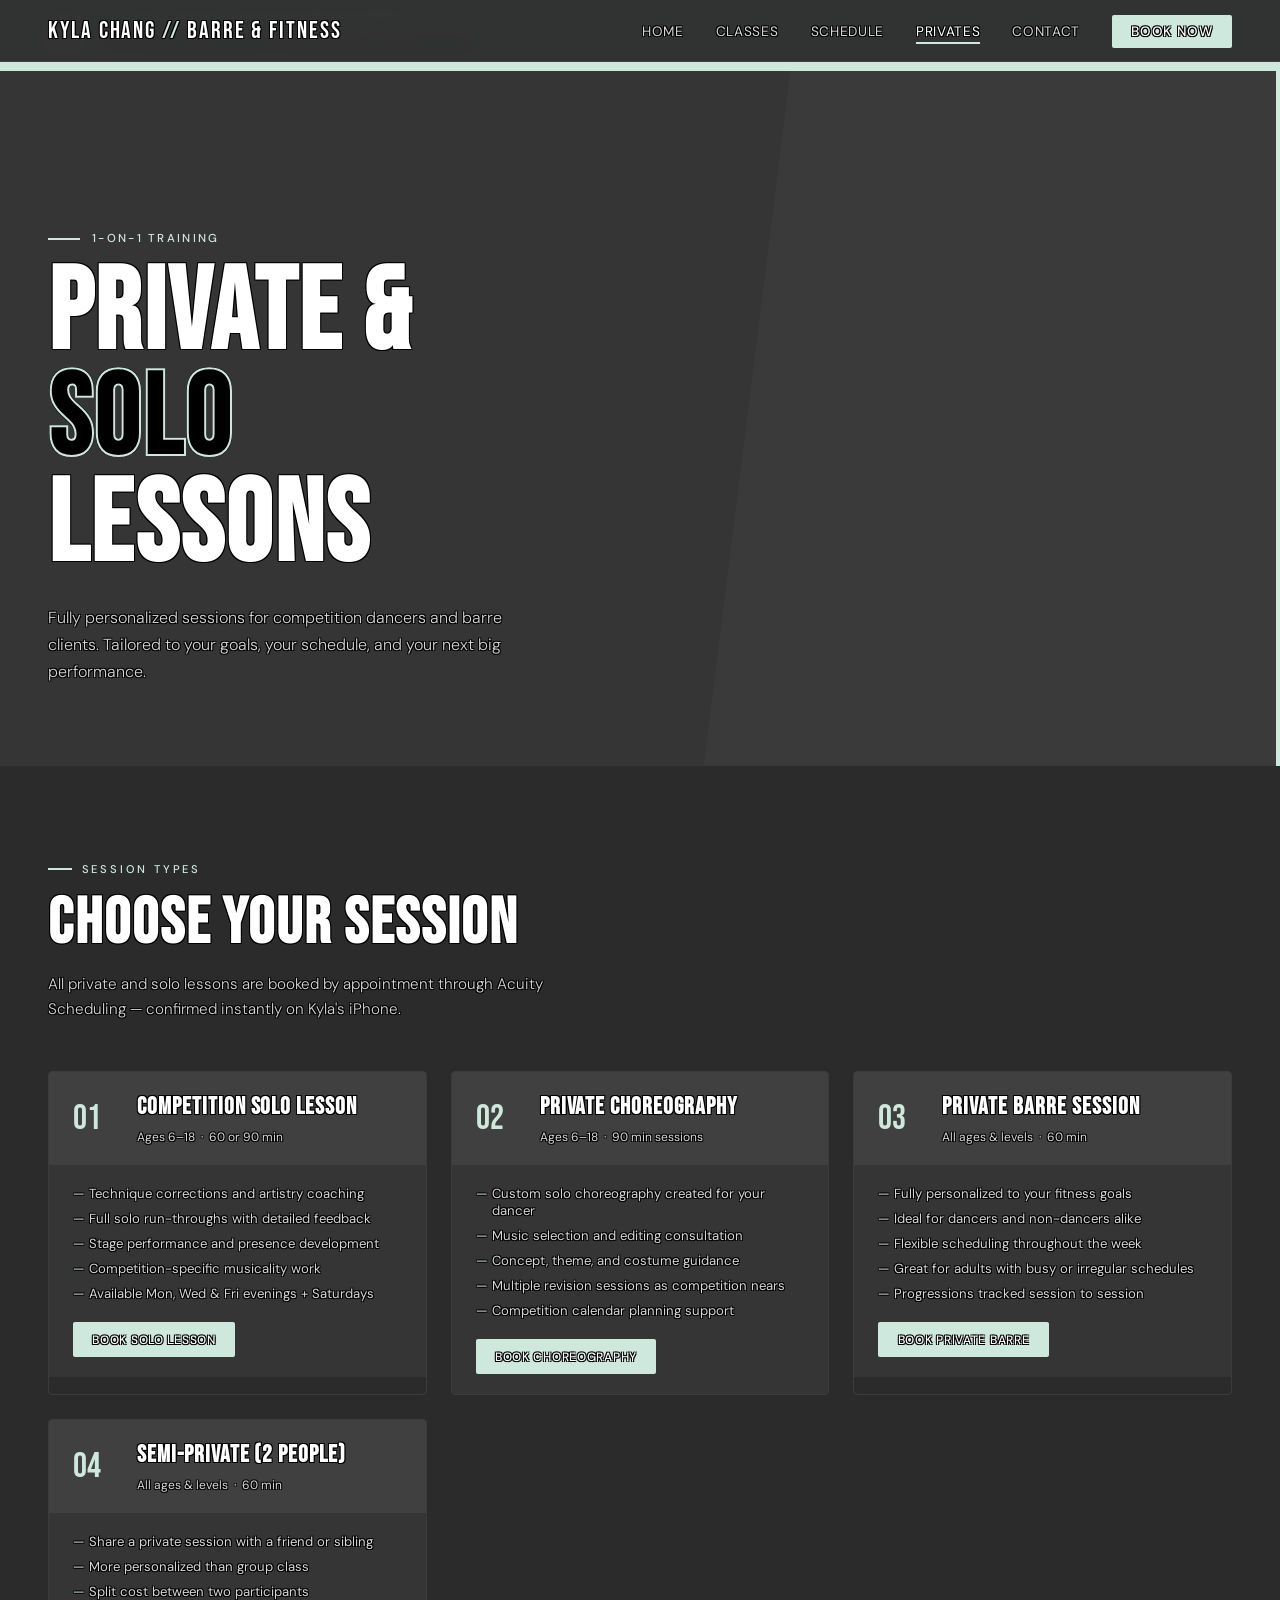
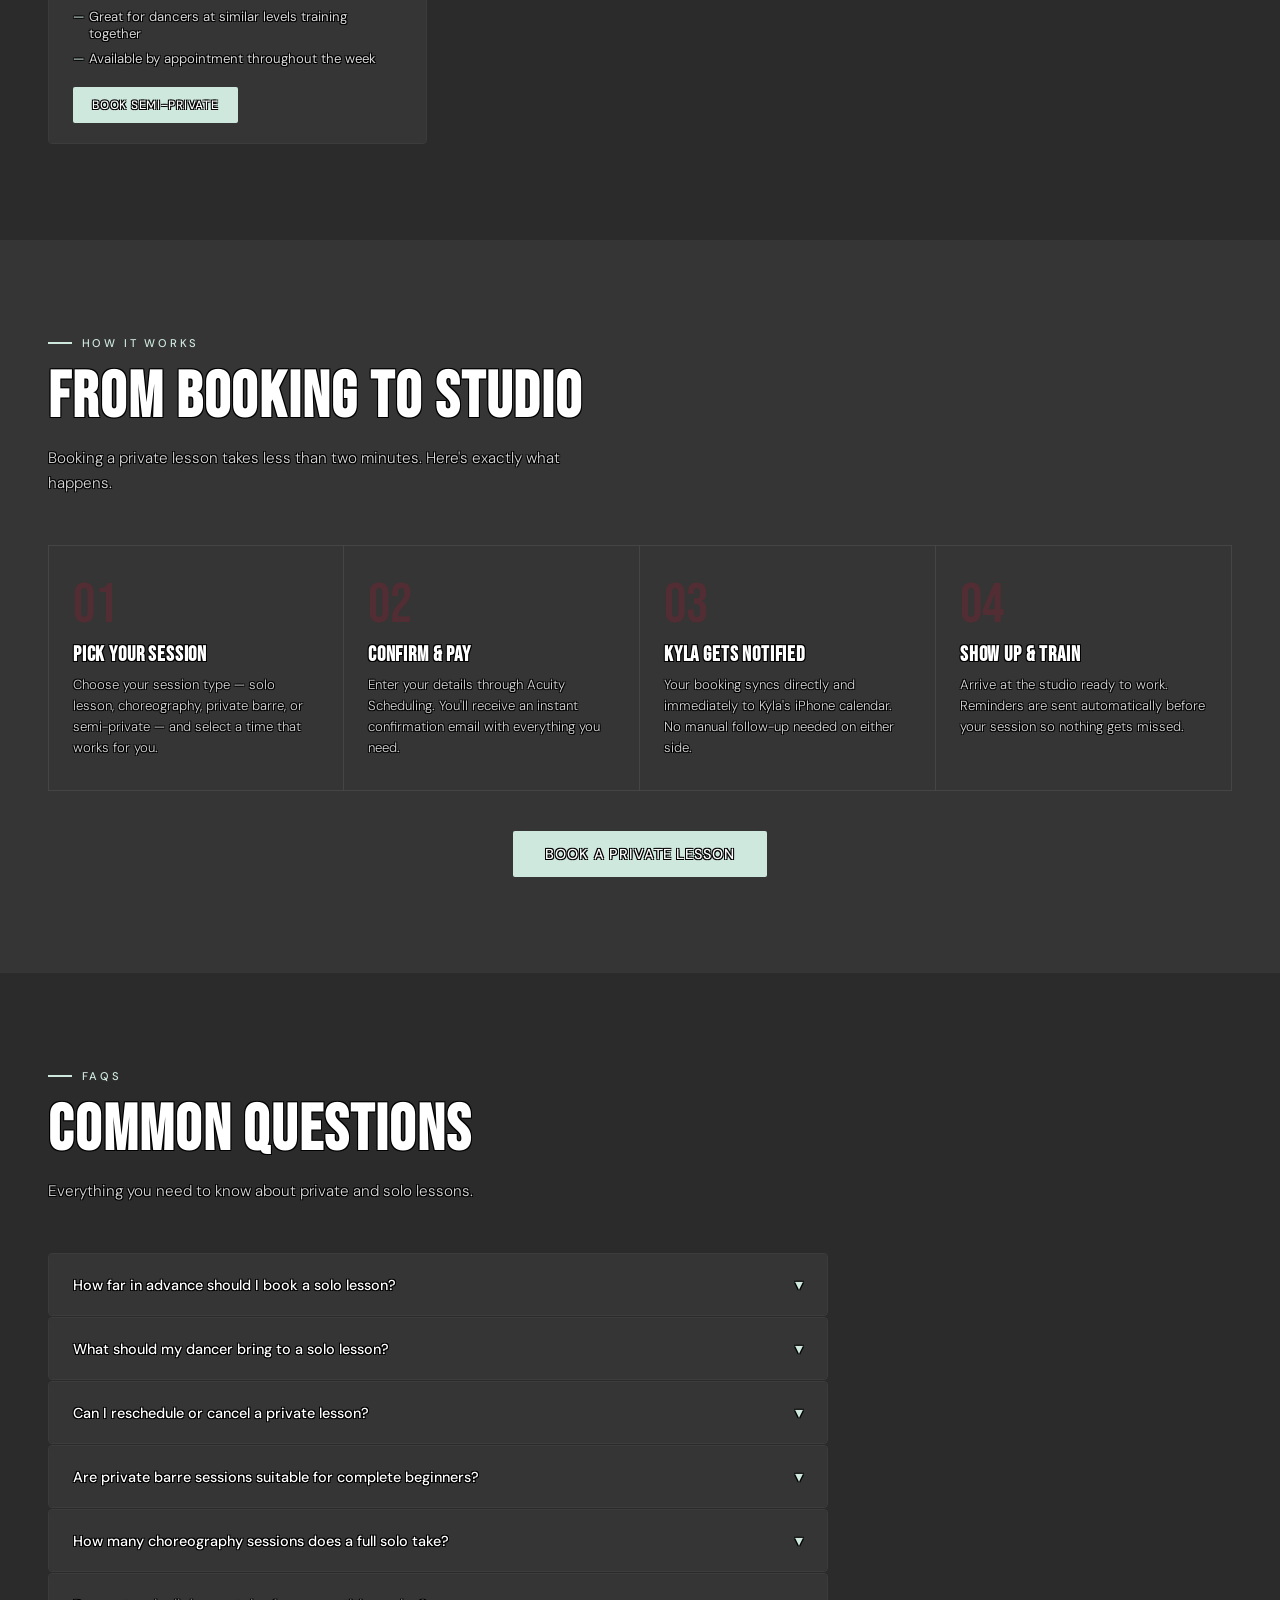
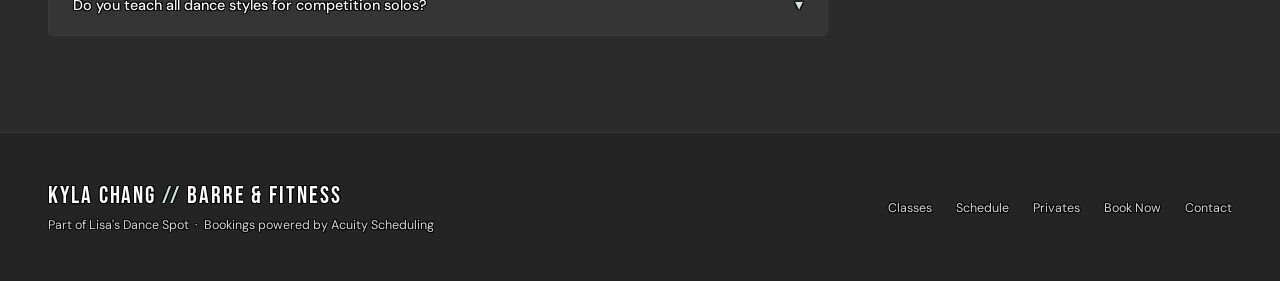
<file: privates.html>
<!DOCTYPE html>
<html lang="en">
<head>
<meta charset="UTF-8">
<meta name="viewport" content="width=device-width, initial-scale=1.0">
<title>Private & Solo Lessons – Kyla Chang Barre & Fitness</title>
<link href="https://fonts.googleapis.com/css2?family=Bebas+Neue&family=DM+Sans:opsz,wght@9..40,300;9..40,400;9..40,500&display=swap" rel="stylesheet">
<link rel="stylesheet" href="css/style.css">
<style>
  .page-hero { background: var(--navy-mid); }
  #lessons  { background: var(--navy); }
  #process  { background: var(--navy-mid); }
  #faq      { background: var(--navy); }

  /* PRIVATES GRID */
  .privates-grid { display: grid; grid-template-columns: repeat(auto-fit, minmax(290px, 1fr)); gap: 1.5rem; margin-top: 1rem; }

  /* PROCESS STEPS */
  .steps { display: grid; grid-template-columns: repeat(auto-fit, minmax(200px, 1fr)); gap: 0; counter-reset: step; }
  .step { padding: 2rem 1.5rem; border: 1px solid var(--border); position: relative; counter-increment: step; }
  .step + .step { border-left: none; }
  .step::before {
    content: counter(step, decimal-leading-zero);
    font-family: 'Bebas Neue', sans-serif; font-size: 3.5rem;
    color: rgba(200,16,46,0.2); line-height: 1;
    display: block; margin-bottom: 0.5rem;
  }
  .step h3 { font-family: 'Bebas Neue', sans-serif; font-size: 1.3rem; letter-spacing: 0.04em; margin-bottom: 0.4rem; }
  .step p { font-size: 0.82rem; color: var(--muted); font-weight: 300; line-height: 1.6; }

  /* FAQ */
  .faq-list { display: flex; flex-direction: column; gap: 1px; }
  .faq-item { border: 1px solid var(--border); border-radius: 4px; overflow: hidden; }
  .faq-q {
    width: 100%; background: var(--navy-mid); color: var(--white);
    border: none; padding: 1.25rem 1.5rem; text-align: left; cursor: pointer;
    font-family: 'DM Sans', sans-serif; font-size: 0.9rem; font-weight: 500;
    display: flex; justify-content: space-between; align-items: center; gap: 1rem;
    transition: background 0.2s;
  }
  .faq-q:hover { background: var(--navy-light); }
  .faq-q .arrow { color: var(--red); font-size: 1rem; transition: transform 0.2s; flex-shrink: 0; }
  .faq-q.open .arrow { transform: rotate(180deg); }
  .faq-a {
    background: var(--navy); padding: 0 1.5rem;
    font-size: 0.85rem; color: var(--muted); font-weight: 300; line-height: 1.7;
    max-height: 0; overflow: hidden; transition: max-height 0.3s ease, padding 0.3s;
  }
  .faq-a.open { max-height: 300px; padding: 1.25rem 1.5rem; }

  @media (max-width: 768px) {
    .steps { grid-template-columns: 1fr; }
    .step + .step { border-left: 1px solid var(--border); border-top: none; }
  }
</style>
</head>
<body>
<div id="site-nav"></div>
<main>

  <!-- PAGE HERO -->
  <div class="page-hero">
    <div class="page-hero-bg"></div>
    <div class="page-hero-content">
      <div class="page-hero-eyebrow">1-on-1 Training</div>
      <h1>PRIVATE &amp;<br><em>SOLO</em><br>LESSONS</h1>
      <p>Fully personalized sessions for competition dancers and barre clients. Tailored to your goals, your schedule, and your next big performance.</p>
    </div>
  </div>

  <!-- LESSONS -->
  <section id="lessons">
    <div class="section-label">Session Types</div>
    <h2>Choose Your Session</h2>
    <p class="section-sub">All private and solo lessons are booked by appointment through Acuity Scheduling — confirmed instantly on Kyla's iPhone.</p>

    <div class="privates-grid">

      <!-- SOLO LESSON -->
      <div class="private-card">
        <div class="private-card-head">
          <div class="private-num">01</div>
          <div>
            <h3>Competition Solo Lesson</h3>
            <p>Ages 6–18 &nbsp;·&nbsp; 60 or 90 min</p>
          </div>
        </div>
        <div class="private-card-body">
          <ul>
            <li>Technique corrections and artistry coaching</li>
            <li>Full solo run-throughs with detailed feedback</li>
            <li>Stage performance and presence development</li>
            <li>Competition-specific musicality work</li>
            <li>Available Mon, Wed &amp; Fri evenings + Saturdays</li>
          </ul>
          <a href="booking.html" class="btn-primary sm">Book Solo Lesson</a>
        </div>
      </div>

      <!-- CHOREOGRAPHY -->
      <div class="private-card">
        <div class="private-card-head">
          <div class="private-num">02</div>
          <div>
            <h3>Private Choreography</h3>
            <p>Ages 6–18 &nbsp;·&nbsp; 90 min sessions</p>
          </div>
        </div>
        <div class="private-card-body">
          <ul>
            <li>Custom solo choreography created for your dancer</li>
            <li>Music selection and editing consultation</li>
            <li>Concept, theme, and costume guidance</li>
            <li>Multiple revision sessions as competition nears</li>
            <li>Competition calendar planning support</li>
          </ul>
          <a href="booking.html" class="btn-primary sm">Book Choreography</a>
        </div>
      </div>

      <!-- PRIVATE BARRE -->
      <div class="private-card">
        <div class="private-card-head">
          <div class="private-num">03</div>
          <div>
            <h3>Private Barre Session</h3>
            <p>All ages &amp; levels &nbsp;·&nbsp; 60 min</p>
          </div>
        </div>
        <div class="private-card-body">
          <ul>
            <li>Fully personalized to your fitness goals</li>
            <li>Ideal for dancers and non-dancers alike</li>
            <li>Flexible scheduling throughout the week</li>
            <li>Great for adults with busy or irregular schedules</li>
            <li>Progressions tracked session to session</li>
          </ul>
          <a href="booking.html" class="btn-primary sm">Book Private Barre</a>
        </div>
      </div>

      <!-- SEMI-PRIVATE -->
      <div class="private-card">
        <div class="private-card-head">
          <div class="private-num">04</div>
          <div>
            <h3>Semi-Private (2 People)</h3>
            <p>All ages &amp; levels &nbsp;·&nbsp; 60 min</p>
          </div>
        </div>
        <div class="private-card-body">
          <ul>
            <li>Share a private session with a friend or sibling</li>
            <li>More personalized than group class</li>
            <li>Split cost between two participants</li>
            <li>Great for dancers at similar levels training together</li>
            <li>Available by appointment throughout the week</li>
          </ul>
          <a href="booking.html" class="btn-primary sm">Book Semi-Private</a>
        </div>
      </div>

    </div>
  </section>

  <!-- BOOKING PROCESS -->
  <section id="process">
    <div class="section-label">How It Works</div>
    <h2>From Booking to Studio</h2>
    <p class="section-sub">Booking a private lesson takes less than two minutes. Here's exactly what happens.</p>

    <div class="steps">
      <div class="step">
        <h3>Pick Your Session</h3>
        <p>Choose your session type — solo lesson, choreography, private barre, or semi-private — and select a time that works for you.</p>
      </div>
      <div class="step">
        <h3>Confirm &amp; Pay</h3>
        <p>Enter your details through Acuity Scheduling. You'll receive an instant confirmation email with everything you need.</p>
      </div>
      <div class="step">
        <h3>Kyla Gets Notified</h3>
        <p>Your booking syncs directly and immediately to Kyla's iPhone calendar. No manual follow-up needed on either side.</p>
      </div>
      <div class="step">
        <h3>Show Up &amp; Train</h3>
        <p>Arrive at the studio ready to work. Reminders are sent automatically before your session so nothing gets missed.</p>
      </div>
    </div>

    <div style="margin-top:2.5rem; text-align:center;">
      <a href="booking.html" class="btn-primary">Book a Private Lesson</a>
    </div>
  </section>

  <!-- FAQ -->
  <section id="faq">
    <div class="section-label">FAQs</div>
    <h2>Common Questions</h2>
    <p class="section-sub">Everything you need to know about private and solo lessons.</p>

    <div class="faq-list" style="max-width:780px;">

      <div class="faq-item">
        <button class="faq-q" onclick="toggleFaq(this)">
          How far in advance should I book a solo lesson?
          <span class="arrow">▾</span>
        </button>
        <div class="faq-a">
          As far in advance as possible — especially during competition season (typically October through April). Solo lesson slots fill quickly. Booking 2–4 weeks ahead is recommended to secure your preferred time.
        </div>
      </div>

      <div class="faq-item">
        <button class="faq-q" onclick="toggleFaq(this)">
          What should my dancer bring to a solo lesson?
          <span class="arrow">▾</span>
        </button>
        <div class="faq-a">
          Appropriate dance attire and shoes for their style, a water bottle, and their competition music on a phone or device. If it's a choreography session, come with music options ready if possible.
        </div>
      </div>

      <div class="faq-item">
        <button class="faq-q" onclick="toggleFaq(this)">
          Can I reschedule or cancel a private lesson?
          <span class="arrow">▾</span>
        </button>
        <div class="faq-a">
          Yes — please cancel or reschedule at least 24 hours before your session through your Acuity confirmation email. Changes sync automatically to Kyla's calendar so there's no need to call or text separately.
        </div>
      </div>

      <div class="faq-item">
        <button class="faq-q" onclick="toggleFaq(this)">
          Are private barre sessions suitable for complete beginners?
          <span class="arrow">▾</span>
        </button>
        <div class="faq-a">
          Absolutely. Private barre sessions are completely customized to your current fitness level. Many clients begin with private sessions to build confidence before joining group classes, and that's perfectly encouraged.
        </div>
      </div>

      <div class="faq-item">
        <button class="faq-q" onclick="toggleFaq(this)">
          How many choreography sessions does a full solo take?
          <span class="arrow">▾</span>
        </button>
        <div class="faq-a">
          Most solos are set over 2–4 sessions depending on the dancer's level and the complexity of the piece. Additional revision sessions are recommended as the competition date approaches to refine performance quality.
        </div>
      </div>

      <div class="faq-item">
        <button class="faq-q" onclick="toggleFaq(this)">
          Do you teach all dance styles for competition solos?
          <span class="arrow">▾</span>
        </button>
        <div class="faq-a">
          Kyla specializes in technique-driven styles including lyrical, contemporary, jazz, and barre-based movement. Contact Kyla directly through the contact page if you have questions about a specific style before booking.
        </div>
      </div>

    </div>
  </section>

</main>
<div id="site-footer"></div>
<script src="css/nav.js"></script>
<script>
function toggleFaq(btn) {
  const answer = btn.nextElementSibling;
  btn.classList.toggle('open');
  answer.classList.toggle('open');
}
</script>
</body>
</html>
</file>
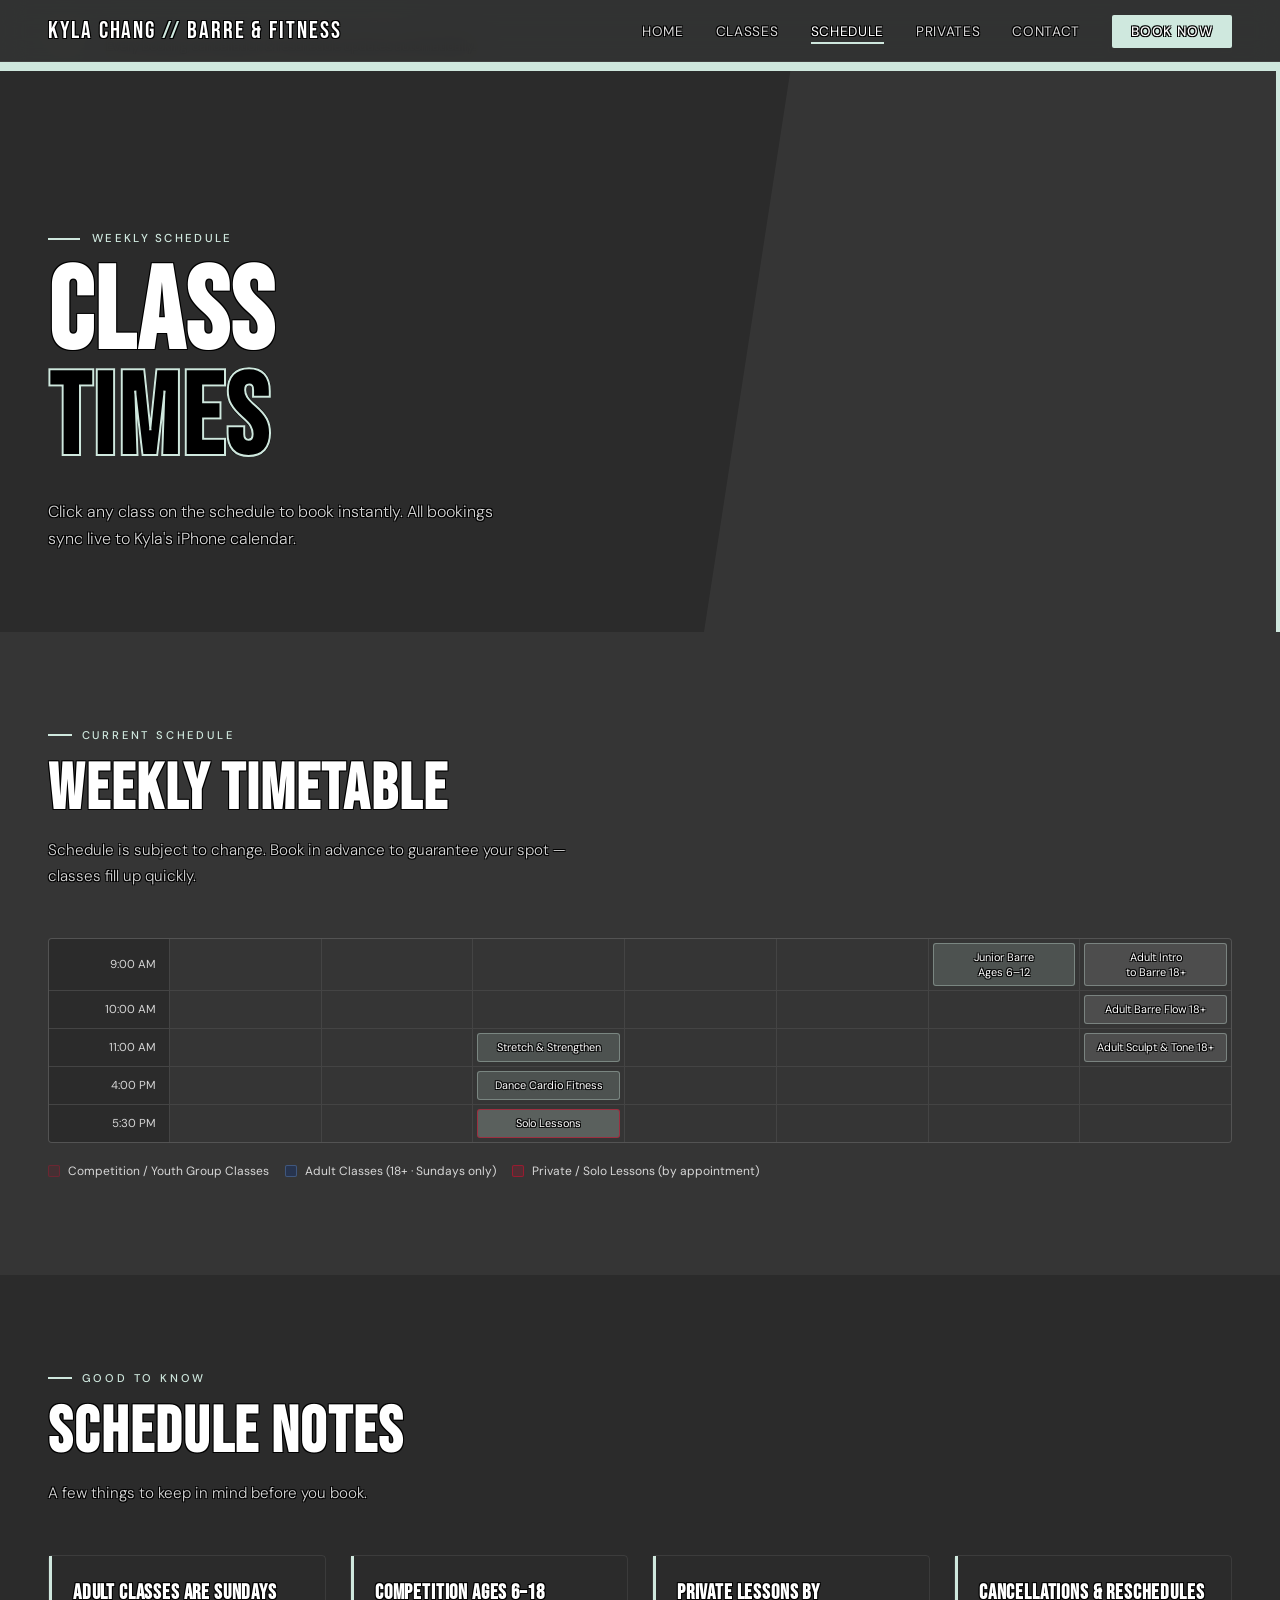
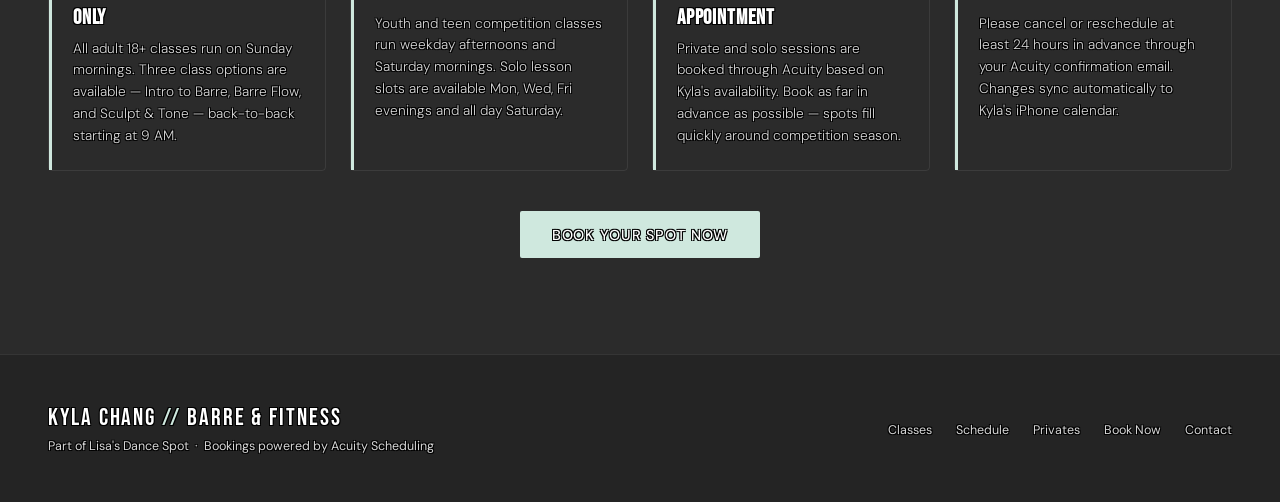
<file: schedule.html>
<!DOCTYPE html>
<html lang="en">
<head>
<meta charset="UTF-8">
<meta name="viewport" content="width=device-width, initial-scale=1.0">
<title>Schedule – Kyla Chang Barre & Fitness</title>
<link href="https://fonts.googleapis.com/css2?family=Bebas+Neue&family=DM+Sans:opsz,wght@9..40,300;9..40,400;9..40,500&display=swap" rel="stylesheet">
<link rel="stylesheet" href="css/style.css">
<style>
  .page-hero { background: var(--navy); }
  #weekly { background: var(--navy-mid); }
  #notes  { background: var(--navy); }

  .notes-grid { display: grid; grid-template-columns: repeat(auto-fit, minmax(240px, 1fr)); gap: 1.5rem; }
  .note-card {
    border: 1px solid var(--border); border-radius: 4px;
    padding: 1.5rem; position: relative;
  }
  .note-card::before { content: ''; position: absolute; top: 0; left: 0; width: 3px; height: 100%; background: var(--red); }
  .note-card h3 { font-family: 'Bebas Neue', sans-serif; font-size: 1.3rem; letter-spacing: 0.04em; margin-bottom: 0.5rem; }
  .note-card p { font-size: 0.85rem; color: var(--muted); font-weight: 300; line-height: 1.6; }
</style>
</head>
<body>
<div id="site-nav"></div>
<main>

  <!-- PAGE HERO -->
  <div class="page-hero">
    <div class="page-hero-bg"></div>
    <div class="page-hero-content">
      <div class="page-hero-eyebrow">Weekly Schedule</div>
      <h1>CLASS<br><em>TIMES</em></h1>
      <p>Click any class on the schedule to book instantly. All bookings sync live to Kyla's iPhone calendar.</p>
    </div>
  </div>

  <!-- WEEKLY SCHEDULE -->
  <section id="weekly">
    <div class="section-label">Current Schedule</div>
    <h2>Weekly Timetable</h2>
    <p class="section-sub">Schedule is subject to change. Book in advance to guarantee your spot — classes fill up quickly.</p>

    <div style="overflow-x:auto;">
      <div class="schedule-grid">
  <!-- HEADER ROW -->
<div class="sched-cell sched-time">9:00 AM</div>
<div class="sched-cell sched-empty"></div>
<div class="sched-cell sched-empty"></div>
<div class="sched-cell sched-empty"></div>
<div class="sched-cell sched-empty"></div>
<div class="sched-cell sched-empty"></div>
<div class="sched-cell" style="padding:2px;"><a class="sched-class" href="booking.html">Junior Barre<br>Ages 6–12</a></div>
<div class="sched-cell" style="padding:2px;"><a class="sched-class adult" href="booking.html">Adult Intro<br>to Barre 18+</a></div>

<!-- 10:00 AM -->
<div class="sched-cell sched-time">10:00 AM</div>
<div class="sched-cell sched-empty"></div>
<div class="sched-cell sched-empty"></div>
<div class="sched-cell sched-empty"></div>
<div class="sched-cell sched-empty"></div>
<div class="sched-cell sched-empty"></div>
<div class="sched-cell sched-empty"></div>
<div class="sched-cell" style="padding:2px;"><a class="sched-class adult" href="booking.html">Adult Barre Flow 18+</a></div>

<!-- 11:00 AM -->
<div class="sched-cell sched-time">11:00 AM</div>
<div class="sched-cell sched-empty"></div>
<div class="sched-cell sched-empty"></div>
<div class="sched-cell" style="padding:2px;"><a class="sched-class" href="booking.html">Stretch &amp; Strengthen</a></div>
<div class="sched-cell sched-empty"></div>
<div class="sched-cell sched-empty"></div>
<div class="sched-cell sched-empty"></div>
<div class="sched-cell" style="padding:2px;"><a class="sched-class adult" href="booking.html">Adult Sculpt &amp; Tone 18+</a></div>

<!-- 4:00 PM -->
<div class="sched-cell sched-time">4:00 PM</div>
<div class="sched-cell sched-empty"></div>
<div class="sched-cell sched-empty"></div>
<div class="sched-cell" style="padding:2px;"><a class="sched-class" href="booking.html">Dance Cardio Fitness</a></div>
<div class="sched-cell sched-empty"></div>
<div class="sched-cell sched-empty"></div>
<div class="sched-cell sched-empty"></div>
<div class="sched-cell sched-empty"></div>

<!-- 5:30 PM -->
<div class="sched-cell sched-time">5:30 PM</div>
<div class="sched-cell sched-empty"></div>
<div class="sched-cell sched-empty"></div>
<div class="sched-cell" style="padding:2px;"><a class="sched-class private" href="booking.html">Solo Lessons</a></div>
<div class="sched-cell sched-empty"></div>
<div class="sched-cell sched-empty"></div>
<div class="sched-cell sched-empty"></div>
<div class="sched-cell sched-empty"></div>
</div>
      </div>
    </div>

    <div class="schedule-legend">
      <div class="legend-item">
        <div class="legend-dot" style="background:rgba(200,16,46,0.1);border:1px solid rgba(200,16,46,0.3);"></div>
        Competition / Youth Group Classes
      </div>
      <div class="legend-item">
        <div class="legend-dot" style="background:rgba(30,53,96,0.6);border:1px solid rgba(100,140,200,0.4);"></div>
        Adult Classes (18+ · Sundays only)
      </div>
      <div class="legend-item">
        <div class="legend-dot" style="background:rgba(200,16,46,0.2);border:1px solid rgba(200,16,46,0.6);"></div>
        Private / Solo Lessons (by appointment)
      </div>
    </div>
  </section>

  <!-- NOTES -->
  <section id="notes">
    <div class="section-label">Good to Know</div>
    <h2>Schedule Notes</h2>
    <p class="section-sub">A few things to keep in mind before you book.</p>

    <div class="notes-grid">
      <div class="note-card">
        <h3>Adult Classes Are Sundays Only</h3>
        <p>All adult 18+ classes run on Sunday mornings. Three class options are available — Intro to Barre, Barre Flow, and Sculpt &amp; Tone — back-to-back starting at 9 AM.</p>
      </div>
      <div class="note-card">
        <h3>Competition Ages 6–18</h3>
        <p>Youth and teen competition classes run weekday afternoons and Saturday mornings. Solo lesson slots are available Mon, Wed, Fri evenings and all day Saturday.</p>
      </div>
      <div class="note-card">
        <h3>Private Lessons by Appointment</h3>
        <p>Private and solo sessions are booked through Acuity based on Kyla's availability. Book as far in advance as possible — spots fill quickly around competition season.</p>
      </div>
      <div class="note-card">
        <h3>Cancellations &amp; Reschedules</h3>
        <p>Please cancel or reschedule at least 24 hours in advance through your Acuity confirmation email. Changes sync automatically to Kyla's iPhone calendar.</p>
      </div>
    </div>

    <div style="margin-top:2.5rem;text-align:center;">
      <a href="booking.html" class="btn-primary">Book Your Spot Now</a>
    </div>
  </section>

</main>
<div id="site-footer"></div>
<script src="css/nav.js"></script>
</body>
</html>
</file>
<file: css/style.css>
/* ============================================
   KYLA CHANG – BARRE & FITNESS
   Global Stylesheet new 2
   ============================================ */

*, *::before, *::after { box-sizing: border-box; margin: 0; padding: 0; }

:root {
  --navy: #2b2b2b;
  --navy-mid: #353535;
  --navy-light: #404040;
  --red: #cfe8de;
  --red-light: #e2f3ec;
  --white: #ffffff;
  --muted: #d7d7d7;
  --border: rgba(255,255,255,0.08);
  --border-red: rgba(207,232,222,0.35);
}

html { scroll-behavior: smooth; }

body {
  font-family: 'DM Sans', sans-serif;
  background: var(--navy);
  color: var(--white);
  overflow-x: hidden;
  min-height: 100vh;
  display: flex;
  flex-direction: column;
}

main { flex: 1; }

/* ── TYPOGRAPHY ── */
h1 {
  font-family: 'Bebas Neue', sans-serif;
  font-size: clamp(4rem, 9vw, 7.5rem);
  line-height: 0.92;
  letter-spacing: 0.02em;
  margin-bottom: 1.5rem;
}
h1 em { font-style: normal; color: transparent; -webkit-text-stroke: 2px var(--red); }

h2 {
  font-family: 'Bebas Neue', sans-serif;
  font-size: clamp(2.5rem, 5vw, 4rem);
  letter-spacing: 0.03em;
  line-height: 1;
  margin-bottom: 1rem;
}

h3 {
  font-family: 'Bebas Neue', sans-serif;
  font-size: 1.5rem;
  letter-spacing: 0.04em;
  margin-bottom: 0.5rem;
}

/* ── BUTTONS ── */
.btn-primary {
  background: var(--red);
  color: var(--white);
  padding: 0.9rem 2rem;
  border: none; border-radius: 2px;
  font-family: 'DM Sans', sans-serif;
  font-size: 0.9rem; font-weight: 500;
  letter-spacing: 0.06em; text-transform: uppercase;
  text-decoration: none; cursor: pointer;
  transition: background 0.2s, transform 0.15s;
  display: inline-block;
}
.btn-primary:hover { background: var(--red-light); transform: translateY(-1px); }
.btn-primary.sm { font-size: 0.75rem; padding: 0.6rem 1.2rem; }

.btn-outline {
  background: transparent; color: var(--white);
  padding: 0.9rem 2rem;
  border: 1px solid rgba(255,255,255,0.25); border-radius: 2px;
  font-family: 'DM Sans', sans-serif;
  font-size: 0.9rem; font-weight: 400;
  letter-spacing: 0.06em; text-transform: uppercase;
  text-decoration: none; cursor: pointer;
  transition: border-color 0.2s, background 0.2s;
  display: inline-block;
}
.btn-outline:hover { border-color: var(--white); background: rgba(255,255,255,0.05); }
.btn-outline.sm { font-size: 0.75rem; padding: 0.5rem 1.2rem; }

/* ── NAV ── */
nav {
  position: fixed; top: 0; left: 0; right: 0; z-index: 100;
  display: flex; align-items: center; justify-content: space-between;
  padding: 1rem 3rem;
  background: rgba(43,43,43,0.96);
  backdrop-filter: blur(12px);
  border-bottom: 1px solid var(--border);
}

.nav-logo {
  font-family: 'Bebas Neue', sans-serif;
  font-size: 1.5rem; letter-spacing: 0.08em;
  color: var(--white); text-decoration: none;
}
.nav-logo span { color: var(--red); }

.nav-links { display: flex; gap: 2rem; list-style: none; }

.nav-links a {
  color: var(--muted); text-decoration: none;
  font-size: 0.85rem; font-weight: 400;
  letter-spacing: 0.05em; text-transform: uppercase;
  transition: color 0.2s;
}
.nav-links a:hover,
.nav-links a.active { color: var(--white); }
.nav-links a.active { border-bottom: 2px solid var(--red); padding-bottom: 2px; }

.nav-cta {
  background: var(--red) !important;
  color: var(--white) !important;
  padding: 0.5rem 1.2rem;
  border-radius: 2px; font-weight: 500 !important;
}
.nav-cta:hover { background: var(--red-light) !important; border-bottom: none !important; }

.nav-mobile-toggle {
  display: none; background: none; border: none;
  color: var(--white); font-size: 1.4rem; cursor: pointer;
}

/* ── SYNC BANNER ── */
.sync-banner {
  background: var(--red);
  padding: 1rem 3rem;
  display: flex; align-items: center; gap: 1.5rem; flex-wrap: wrap;
}
.sync-icon {
  width: 34px; height: 34px;
  background: rgba(255,255,255,0.2); border-radius: 50%;
  display: flex; align-items: center; justify-content: center; flex-shrink: 0;
}
.sync-text { flex: 1; }
.sync-text strong { font-size: 0.88rem; font-weight: 500; display: block; }
.sync-text span { font-size: 0.78rem; opacity: 0.85; }

/* ── SECTION LAYOUT ── */
section { padding: 6rem 3rem; }

.section-label {
  font-size: 0.7rem; font-weight: 500;
  letter-spacing: 0.25em; text-transform: uppercase;
  color: var(--red); margin-bottom: 1rem;
  display: flex; align-items: center; gap: 0.6rem;
}
.section-label::before { content: ''; width: 24px; height: 2px; background: var(--red); }

.section-sub {
  font-size: 0.95rem; color: var(--muted);
  font-weight: 300; line-height: 1.7;
  max-width: 520px; margin-bottom: 3rem;
}

/* ── CLASS CARDS ── */
.cards-grid { display: grid; grid-template-columns: repeat(auto-fit, minmax(260px, 1fr)); gap: 1.5rem; }

.class-card {
  background: var(--navy);
  border: 1px solid var(--border); border-radius: 4px;
  padding: 1.75rem; position: relative; overflow: hidden;
  transition: border-color 0.2s, transform 0.2s;
  display: flex; flex-direction: column;
}
.class-card:hover { border-color: var(--red); transform: translateY(-3px); }
.class-card::before {
  content: ''; position: absolute; top: 0; left: 0;
  width: 3px; height: 100%; background: var(--red);
}

.class-tag {
  display: inline-block; align-self: flex-start;
  font-size: 0.65rem; font-weight: 500;
  letter-spacing: 0.15em; text-transform: uppercase;
  color: var(--red); background: rgba(207,232,222,0.16);
  padding: 0.25rem 0.6rem; border-radius: 2px; margin-bottom: 1rem;
}

.class-card p {
  font-size: 0.85rem; color: var(--muted);
  font-weight: 300; line-height: 1.6;
  margin-bottom: 1.25rem; flex: 1;
}

.class-meta {
  display: flex; gap: 1rem; flex-wrap: wrap;
  font-size: 0.75rem; color: var(--muted);
  border-top: 1px solid var(--border); padding-top: 1rem;
}

/* ── SCHEDULE GRID ── */
.schedule-grid {
  display: grid;
  grid-template-columns: 120px repeat(7, 1fr);
  gap: 1px; background: var(--border);
  border: 1px solid var(--border); border-radius: 4px;
  overflow: hidden; font-size: 0.78rem; min-width: 600px;
}
.sched-cell { background: var(--navy-mid); padding: 0.6rem 0.5rem; text-align: center; }
.sched-header {
  background: var(--navy-light); font-weight: 500;
  letter-spacing: 0.05em; text-transform: uppercase;
  font-size: 0.7rem; color: var(--muted);
}
.sched-time {
  background: var(--navy); color: var(--muted); font-size: 0.72rem;
  display: flex; align-items: center; justify-content: flex-end; padding-right: 0.8rem;
}
.sched-class {
  background: rgba(207,232,222,0.16); border: 1px solid var(--border-red);
  border-radius: 3px; color: var(--white); font-size: 0.68rem;
  padding: 0.4rem 0.3rem; line-height: 1.3; cursor: pointer;
  transition: background 0.15s; margin: 2px; display: block; text-decoration: none;
}
.sched-class:hover { background: rgba(207,232,222,0.24); color: var(--white); }
.sched-class.adult { background: rgba(80,80,80,0.9); border-color: rgba(207,232,222,0.35); }
.sched-class.private { background: rgba(207,232,222,0.24); border-color: rgba(200,16,46,0.6); }
.sched-empty { background: var(--navy-mid); }

.schedule-legend { display: flex; gap: 1rem; margin-top: 1.25rem; flex-wrap: wrap; }
.legend-item { display: flex; align-items: center; gap: 0.5rem; font-size: 0.75rem; color: var(--muted); }
.legend-dot { width: 12px; height: 12px; border-radius: 2px; }

/* ── PRIVATE CARDS ── */
.private-card { border: 1px solid var(--border); border-radius: 4px; overflow: hidden; }
.private-card-head {
  background: var(--navy-light); padding: 1.25rem 1.5rem;
  display: flex; align-items: center; gap: 1rem;
}
.private-num { font-family: 'Bebas Neue', sans-serif; font-size: 2.2rem; color: var(--red); line-height: 1; min-width: 48px; }
.private-card-head p { font-size: 0.75rem; color: var(--muted); margin-top: 0.15rem; }
.private-card-body { background: var(--navy-mid); padding: 1.25rem 1.5rem; }
.private-card-body ul { list-style: none; display: flex; flex-direction: column; gap: 0.5rem; margin-bottom: 1.25rem; }
.private-card-body li { font-size: 0.82rem; color: var(--muted); padding-left: 1rem; position: relative; }
.private-card-body li::before { content: '—'; color: var(--red); position: absolute; left: 0; }

/* ── FOOTER ── */
footer {
  background: #242424; padding: 3rem;
  display: flex; align-items: center; justify-content: space-between;
  flex-wrap: wrap; gap: 1.5rem;
  border-top: 1px solid var(--border);
}
.footer-brand p { font-size: 0.78rem; color: var(--muted); margin-top: 0.4rem; }
.footer-links { display: flex; gap: 1.5rem; list-style: none; }
.footer-links a { font-size: 0.78rem; color: var(--muted); text-decoration: none; transition: color 0.2s; }
.footer-links a:hover { color: var(--white); }

/* ── PAGE HERO (inner pages) ── */
.page-hero {
  padding: 10rem 3rem 5rem;
  position: relative; overflow: hidden;
}
.page-hero::after {
  content: ''; position: absolute; top: 0; right: 0;
  width: 4px; height: 100%; background: var(--red);
}
.page-hero-bg {
  position: absolute; top: 0; right: 0;
  width: 45%; height: 100%;
  background: var(--navy-light);
  clip-path: polygon(15% 0, 100% 0, 100% 100%, 0% 100%);
  opacity: 0.5; z-index: 0;
}
.page-hero-content { position: relative; z-index: 1; max-width: 700px; }
.page-hero-eyebrow {
  font-size: 0.72rem; font-weight: 500;
  letter-spacing: 0.2em; text-transform: uppercase;
  color: var(--red); margin-bottom: 1rem;
  display: flex; align-items: center; gap: 0.75rem;
}
.page-hero-eyebrow::before { content: ''; width: 32px; height: 2px; background: var(--red); }
.page-hero p { font-size: 1rem; color: var(--muted); font-weight: 300; line-height: 1.7; max-width: 480px; margin-top: 1rem; }

/* ── INFO ICON LIST ── */
.info-list { list-style: none; display: flex; flex-direction: column; gap: 1rem; margin-top: 2rem; }
.info-list li { display: flex; align-items: flex-start; gap: 0.75rem; font-size: 0.9rem; color: var(--muted); line-height: 1.6; }
.info-icon {
  width: 28px; height: 28px;
  background: rgba(207,232,222,0.18); border: 1px solid var(--border-red);
  border-radius: 2px; display: flex; align-items: center; justify-content: center;
  flex-shrink: 0; margin-top: 2px;
}
.info-icon svg { width: 14px; height: 14px; fill: var(--red); }

/* ── TABS ── */
.tabs { display: flex; gap: 0; margin-bottom: 3rem; border-bottom: 1px solid var(--border); overflow-x: auto; }
.tab {
  padding: 0.8rem 1.5rem; font-size: 0.8rem; font-weight: 500;
  letter-spacing: 0.08em; text-transform: uppercase; color: var(--muted);
  cursor: pointer; border-bottom: 2px solid transparent; margin-bottom: -1px;
  transition: color 0.2s, border-color 0.2s;
  background: none; border-top: none; border-left: none; border-right: none;
  font-family: 'DM Sans', sans-serif; white-space: nowrap;
}
.tab.active { color: var(--white); border-bottom-color: var(--red); }
.tab:hover { color: var(--white); }
.tab-panel { display: none; }
.tab-panel.active { display: grid; grid-template-columns: repeat(auto-fit, minmax(260px, 1fr)); gap: 1.5rem; }

/* ── CONTACT FORM ── */
.contact-form { display: flex; flex-direction: column; gap: 1.25rem; }
.form-row { display: grid; grid-template-columns: 1fr 1fr; gap: 1.25rem; }
.form-group { display: flex; flex-direction: column; gap: 0.4rem; }
.form-group label { font-size: 0.75rem; font-weight: 500; letter-spacing: 0.1em; text-transform: uppercase; color: var(--muted); }
.form-group input,
.form-group select,
.form-group textarea {
  background: var(--navy); border: 1px solid var(--border);
  border-radius: 2px; color: var(--white);
  font-family: 'DM Sans', sans-serif; font-size: 0.9rem;
  padding: 0.75rem 1rem; transition: border-color 0.2s; outline: none;
}
.form-group input:focus,
.form-group select:focus,
.form-group textarea:focus { border-color: var(--red); }
.form-group select option { background: var(--navy-mid); }
.form-group textarea { resize: vertical; min-height: 120px; }

/* ── UTILITIES ── */
.bg-navy-mid { background: var(--navy-mid); }
.bg-navy { background: var(--navy); }
.text-red { color: var(--red); }
.mt-1 { margin-top: 1rem; }
.mt-2 { margin-top: 2rem; }

/* ── RESPONSIVE ── */
@media (max-width: 768px) {
  nav { padding: 1rem 1.5rem; }
  .nav-links {
    display: none; flex-direction: column;
    position: absolute; top: 60px; left: 0; right: 0;
    background: rgba(10,22,40,0.98); padding: 1.5rem; gap: 1rem;
  }
  .nav-links.open { display: flex; }
  .nav-mobile-toggle { display: block; }
  section { padding: 4rem 1.5rem; }
  .page-hero { padding: 8rem 1.5rem 4rem; }
  .sync-banner { padding: 1rem 1.5rem; }
  footer { padding: 2rem 1.5rem; flex-direction: column; align-items: flex-start; }
  .form-row { grid-template-columns: 1fr; }
  h1 { font-size: clamp(3rem, 12vw, 5rem); }
}
h1,h2,h3,p,span,a,li,label,button,input,textarea,select{color:#fff;text-shadow:-1px -1px 0 #000,1px -1px 0 #000,-1px 1px 0 #000,1px 1px 0 #000;}
</file>
